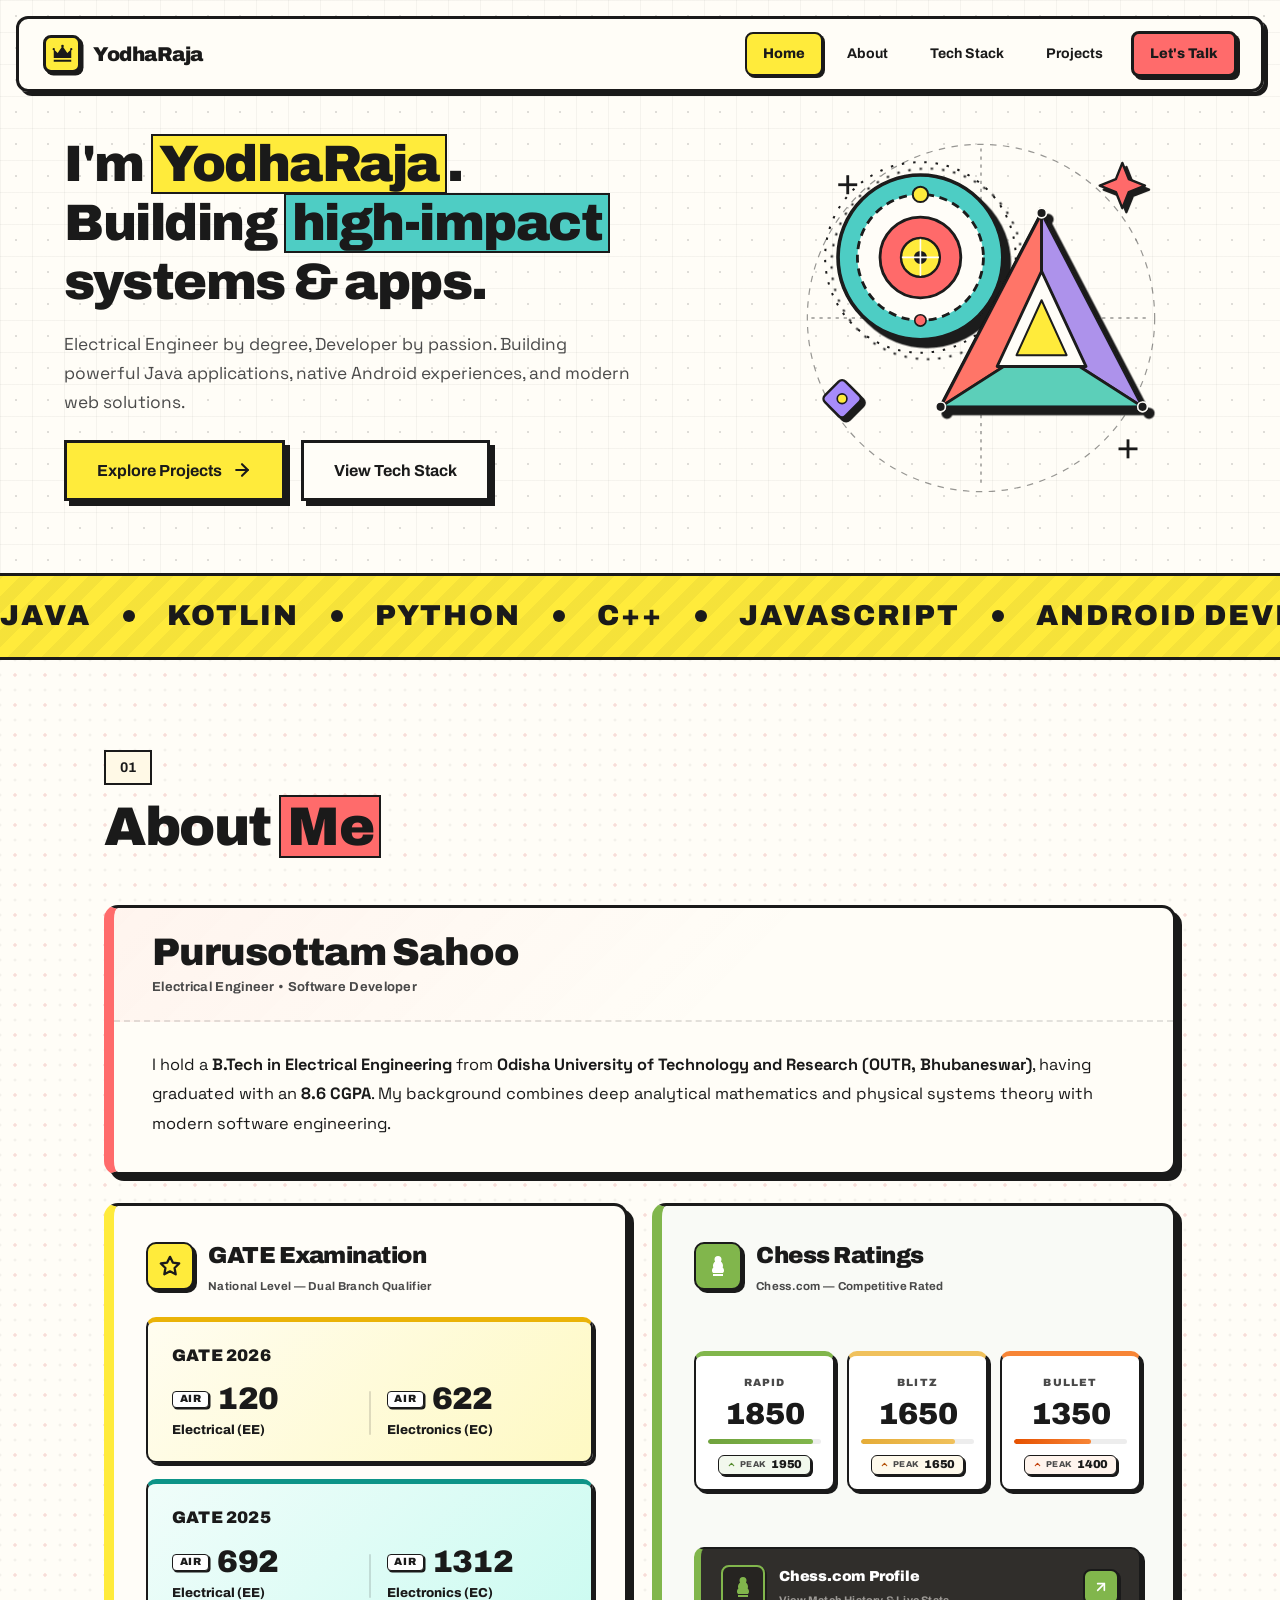
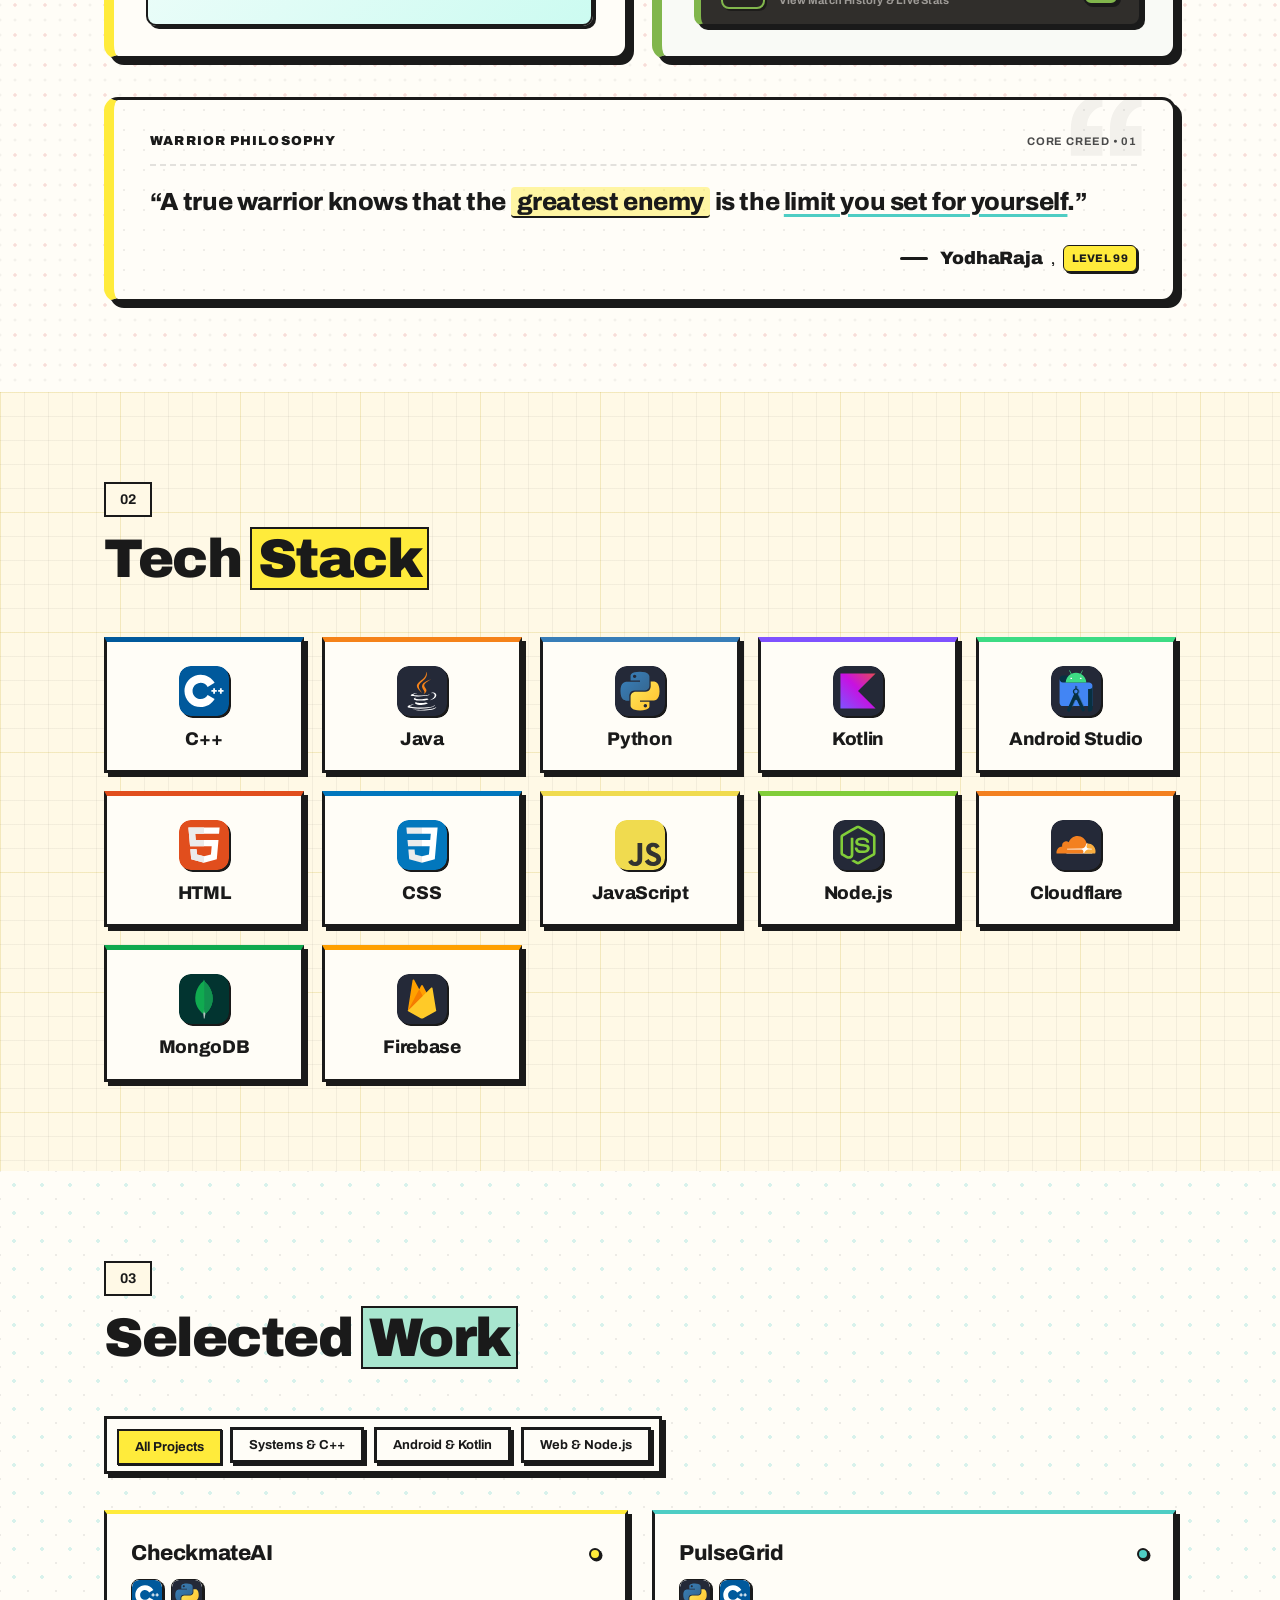
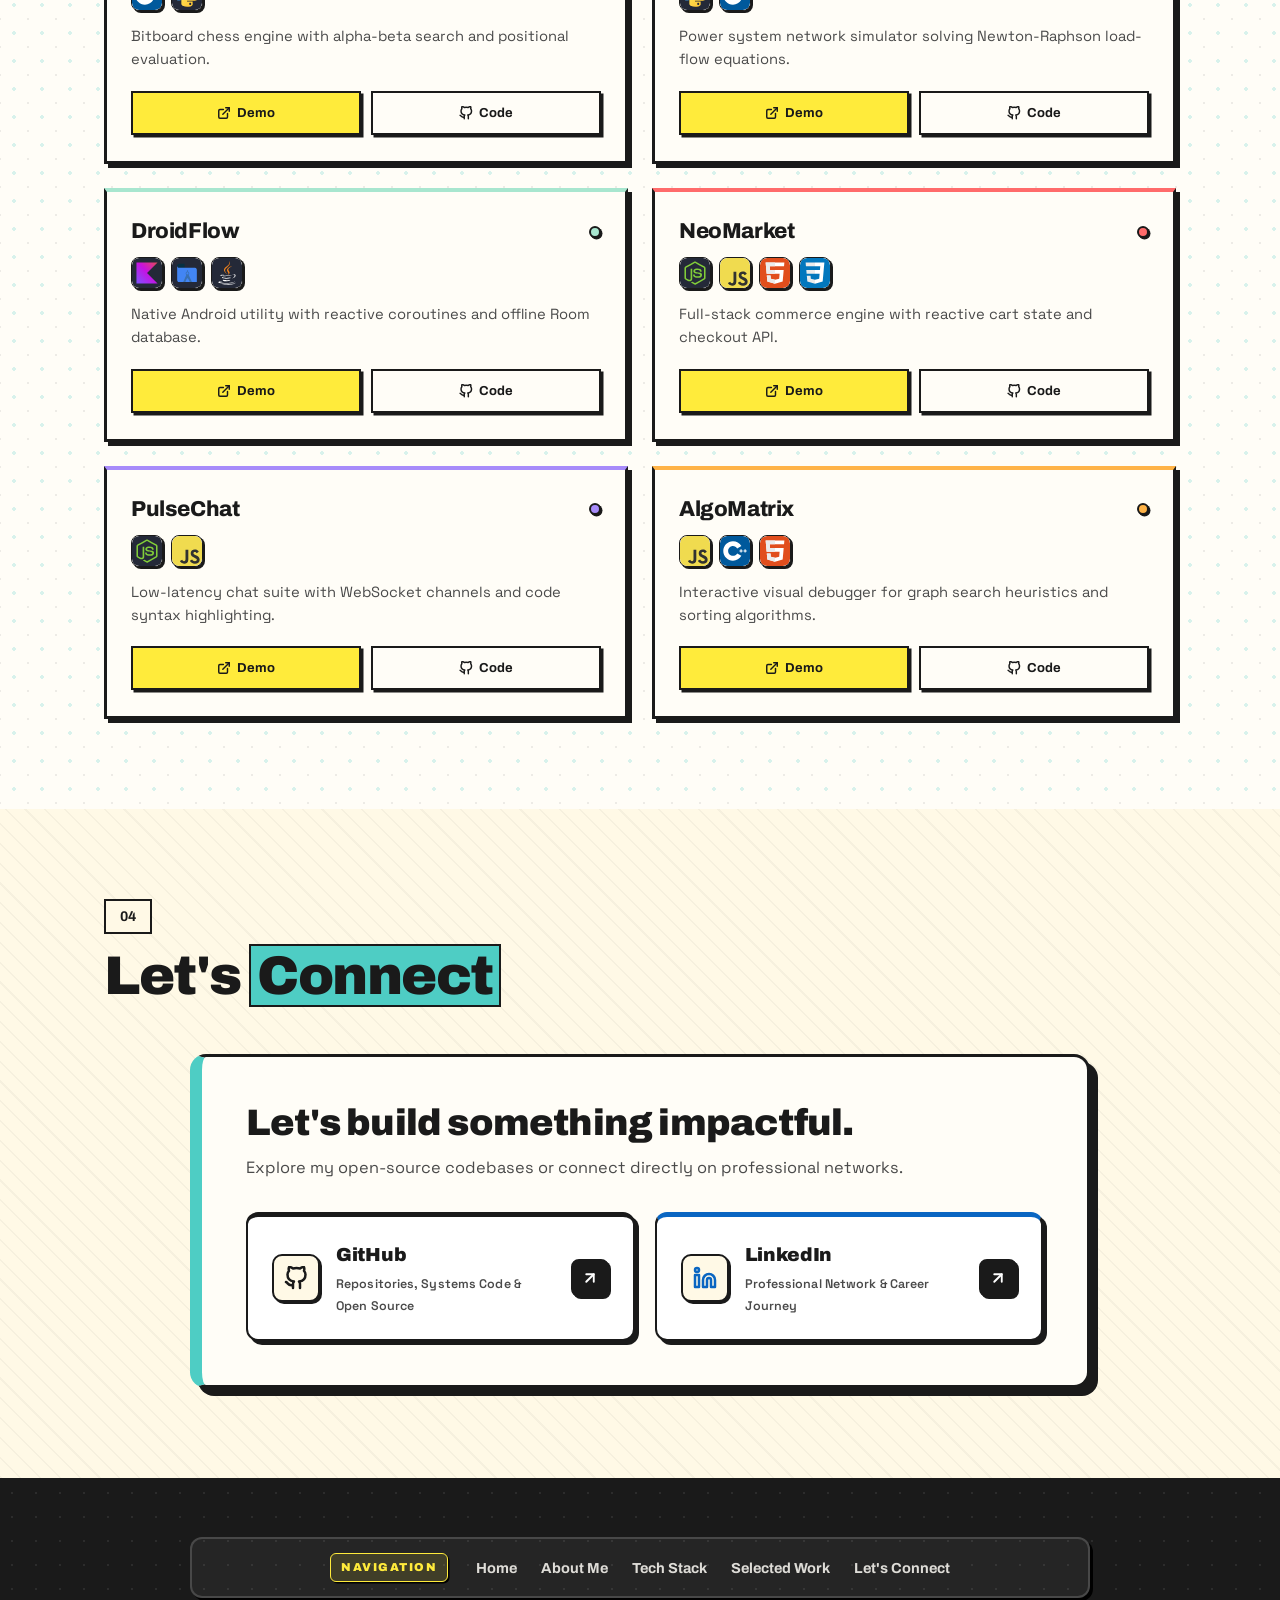
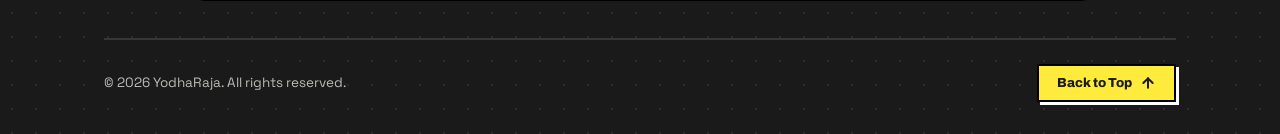
<file: index.html>
<!DOCTYPE html>
<html lang="en">

<head>
  <meta charset="UTF-8" />
  <meta name="viewport" content="width=device-width, initial-scale=1.0" />

  <!-- Primary Meta Tags & Google Indexing -->
  <title>Purusottam Sahoo (YodhaRaja) | Software Developer &amp; Electrical Engineer</title>
  <meta name="title" content="Purusottam Sahoo (YodhaRaja) | Software Developer &amp; Electrical Engineer" />
  <meta name="description" content="Portfolio of Purusottam Sahoo (YodhaRaja) — Electrical Engineer &amp; Software Developer. Specializing in high-performance Java systems, native Android applications, and modern web solutions." />
  <meta name="keywords" content="Purusottam Sahoo, YodhaRaja, Yodha Raja, yodharaja, Purusottam Sahoo OUTR, OUTR Bhubaneswar, Software Developer, Electrical Engineer, Java Developer, Android Developer, Kotlin, GATE 2026 AIR 120, GATE 2025 AIR 692, Chess Player, Web Developer, Portfolio, yodharaja.github.io" />
  <meta name="author" content="Purusottam Sahoo (YodhaRaja)" />
  <meta name="creator" content="Purusottam Sahoo" />
  <meta name="publisher" content="YodhaRaja" />
  <link rel="canonical" href="https://yodharaja.github.io/" />

  <!-- Search Engine Crawlers & Directives -->
  <meta name="robots" content="index, follow, max-image-preview:large, max-snippet:-1, max-video-preview:-1" />
  <meta name="googlebot" content="index, follow, max-image-preview:large, max-snippet:-1, max-video-preview:-1" />
  <meta name="bingbot" content="index, follow, max-image-preview:large, max-snippet:-1, max-video-preview:-1" />

  <!-- Google Search Console Verification -->
  <meta name="google-site-verification" content="NTMoh9Fza60MMod5QaOcZaQTiTCKKI7Ct1RTGfURJS8" />

  <!-- Open Graph / Facebook / LinkedIn / WhatsApp -->
  <meta property="og:type" content="profile" />
  <meta property="og:site_name" content="Purusottam Sahoo (YodhaRaja)" />
  <meta property="og:title" content="Purusottam Sahoo (YodhaRaja) | Software Developer &amp; Electrical Engineer" />
  <meta property="og:description" content="Portfolio of Purusottam Sahoo (YodhaRaja) — Electrical Engineer &amp; Software Developer. Java, Android, and Web Solutions." />
  <meta property="og:url" content="https://yodharaja.github.io/" />
  <meta property="og:image" content="https://yodharaja.github.io/screenshot.png" />
  <meta property="og:image:alt" content="Purusottam Sahoo (YodhaRaja) Portfolio" />
  <meta property="og:locale" content="en_US" />
  <meta property="profile:first_name" content="Purusottam" />
  <meta property="profile:last_name" content="Sahoo" />
  <meta property="profile:username" content="yodharaja" />

  <!-- Twitter / X Cards -->
  <meta name="twitter:card" content="summary_large_image" />
  <meta name="twitter:title" content="Purusottam Sahoo (YodhaRaja) | Software Developer &amp; Electrical Engineer" />
  <meta name="twitter:description" content="Portfolio of Purusottam Sahoo (YodhaRaja) — Electrical Engineer &amp; Software Developer. Java, Android, and Web Solutions." />
  <meta name="twitter:image" content="https://yodharaja.github.io/screenshot.png" />
  <meta name="twitter:image:alt" content="Purusottam Sahoo (YodhaRaja) Portfolio" />

  <!-- Browser UI & Theme Color -->
  <meta name="theme-color" content="#FFEB3B" />

  <!-- Favicon -->
  <link rel="icon" type="image/svg+xml" href="data:image/svg+xml,%3Csvg xmlns='http://www.w3.org/2000/svg' viewBox='0 0 100 100'%3E%3Crect width='100' height='100' rx='22' fill='%23FFEB3B' stroke='%231a1a1a' stroke-width='6'/%3E%3Cpath d='M20 74h60v7H20z M20 38l12 12L50 28l18 22 12-12v30H20z' fill='%231a1a1a'/%3E%3Ccircle cx='50' cy='28' r='4' fill='%231a1a1a'/%3E%3Ccircle cx='20' cy='38' r='3.5' fill='%231a1a1a'/%3E%3Ccircle cx='80' cy='38' r='3.5' fill='%231a1a1a'/%3E%3C/svg%3E" />

  <!-- Preconnect & Fonts -->
  <link rel="preconnect" href="https://fonts.googleapis.com" />
  <link rel="preconnect" href="https://fonts.gstatic.com" crossorigin />
  <link
    href="https://fonts.googleapis.com/css2?family=Archivo:wght@400;500;600;700;800;900&family=Space+Grotesk:wght@400;500;600;700&display=swap"
    rel="stylesheet" />
  <link rel="stylesheet" href="style.css" />

  <!-- Structured Data / JSON-LD for Google Knowledge Graph & Rich Results -->
  <script type="application/ld+json">
  {
    "@context": "https://schema.org",
    "@graph": [
      {
        "@type": "Person",
        "@id": "https://yodharaja.github.io/#person",
        "name": "Purusottam Sahoo",
        "alternateName": ["YodhaRaja", "Yodha Raja", "yodharaja", "yodha_raja"],
        "url": "https://yodharaja.github.io/",
        "image": "https://yodharaja.github.io/screenshot.png",
        "jobTitle": "Software Developer & Electrical Engineer",
        "description": "Electrical Engineer by degree from OUTR Bhubaneswar, Developer by passion. Specializes in Java systems, native Android, and web technologies.",
        "alumniOf": {
          "@type": "EducationalOrganization",
          "name": "Odisha University of Technology and Research (OUTR, Bhubaneswar)"
        },
        "sameAs": [
          "https://github.com/yodharaja",
          "https://www.linkedin.com/in/purusottam-sahoo-2a6655370/",
          "https://www.chess.com/member/yodha_raja"
        ],
        "knowsAbout": [
          "Java",
          "Kotlin",
          "Android App Development",
          "Python",
          "C++",
          "JavaScript",
          "Electrical Engineering",
          "Data Structures and Algorithms",
          "Competitive Chess"
        ]
      },
      {
        "@type": "WebSite",
        "@id": "https://yodharaja.github.io/#website",
        "url": "https://yodharaja.github.io/",
        "name": "Purusottam Sahoo (YodhaRaja) - Portfolio",
        "alternateName": "YodhaRaja Portfolio",
        "description": "Official personal portfolio website of Purusottam Sahoo (YodhaRaja), Software Developer and Electrical Engineer.",
        "publisher": {
          "@id": "https://yodharaja.github.io/#person"
        },
        "inLanguage": "en-US"
      },
      {
        "@type": "ProfilePage",
        "@id": "https://yodharaja.github.io/#profilepage",
        "url": "https://yodharaja.github.io/",
        "name": "Purusottam Sahoo (YodhaRaja) Developer Profile",
        "isPartOf": {
          "@id": "https://yodharaja.github.io/#website"
        },
        "about": {
          "@id": "https://yodharaja.github.io/#person"
        },
        "mainEntity": {
          "@id": "https://yodharaja.github.io/#person"
        }
      }
    ]
  }
  </script>
</head>

<body>

  <!-- ===== NAVBAR ===== -->
  <nav class="navbar" id="navbar">
    <a href="#hero" class="nav-logo" aria-label="YodhaRaja Home">
      <span class="logo-box" aria-hidden="true">
        <svg class="logo-icon" width="20" height="20" viewBox="0 0 24 24" fill="currentColor">
          <path d="M2 19h20v2.5H2V19z M2 7l4.5 4.5L12 3.5l5.5 8L22 7v10H2V7z" />
          <circle cx="12" cy="3.5" r="1.5" fill="currentColor" />
          <circle cx="2" cy="7" r="1.3" fill="currentColor" />
          <circle cx="22" cy="7" r="1.3" fill="currentColor" />
        </svg>
      </span>
      <span class="logo-text">YodhaRaja</span>
    </a>
    <div class="nav-links" id="navLinks">
      <a href="#hero" class="nav-link active">Home</a>
      <a href="#about" class="nav-link">About</a>
      <a href="#skills" class="nav-link">Tech Stack</a>
      <a href="#projects" class="nav-link">Projects</a>
      <a href="#contact" class="nav-link nav-link--cta">Let's Talk</a>
    </div>
    <button class="nav-toggle" id="navToggle" aria-label="Toggle navigation">
      <span class="toggle-bar"></span>
      <span class="toggle-bar"></span>
      <span class="toggle-bar"></span>
    </button>
  </nav>

  <!-- ===== HERO ===== -->
  <section class="hero" id="hero">
    <div class="hero-layout">
      <!-- Left Column: Content with Brief Bio -->
      <div class="hero-content-col">
        <h1 class="hero-title">
          I'm <span class="highlight highlight--yellow">YodhaRaja</span>.<br />Building <span
            class="highlight highlight--blue">high-impact</span> systems & apps.
        </h1>
        <p class="hero-brief">
          Electrical Engineer by degree, Developer by passion. Building powerful Java applications, native Android
          experiences, and modern web solutions.
        </p>
        <div class="hero-actions">
          <a href="#projects" class="btn btn--primary">
            Explore Projects
            <svg width="20" height="20" viewBox="0 0 24 24" fill="none" stroke="currentColor" stroke-width="2.5"
              stroke-linecap="round" stroke-linejoin="round">
              <line x1="5" y1="12" x2="19" y2="12" />
              <polyline points="12 5 19 12 12 19" />
            </svg>
          </a>
          <a href="#skills" class="btn btn--secondary">View Tech Stack</a>
        </div>
      </div>

      <!-- Right Column: Advanced Borderless Neo-Geometric Composition (Triangle & Circle) -->
      <div class="hero-geo-col" aria-hidden="true">
        <div class="geo-figure-stage">
          <svg class="advanced-geo-svg" viewBox="0 0 520 520" fill="none" xmlns="http://www.w3.org/2000/svg">
            <defs>
              <!-- Hard Neo-Brutalist Drop Shadows -->
              <filter id="neoHardShadow" x="-15%" y="-15%" width="135%" height="135%">
                <feDropShadow dx="8" dy="8" stdDeviation="0" flood-color="#1a1a1a" flood-opacity="1" />
              </filter>
              <filter id="neoHardShadowSmall" x="-20%" y="-20%" width="140%" height="140%">
                <feDropShadow dx="5" dy="5" stdDeviation="0" flood-color="#1a1a1a" flood-opacity="1" />
              </filter>
            </defs>

            <!-- Technical Precision Grid & Guide Lines -->
            <g class="geo-precision-guides" opacity="0.45">
              <line x1="50" y1="260" x2="470" y2="260" stroke="#1a1a1a" stroke-width="1.8" stroke-dasharray="4 6" />
              <line x1="260" y1="50" x2="260" y2="470" stroke="#1a1a1a" stroke-width="1.8" stroke-dasharray="4 6" />
              <circle cx="260" cy="260" r="215" stroke="#1a1a1a" stroke-width="1.5" stroke-dasharray="8 8" />
            </g>

            <!-- Connecting Vector Line & Technical Label -->
            <g class="adv-connector" opacity="0.85">
              <line x1="185" y1="185" x2="335" y2="335" stroke="#1a1a1a" stroke-width="2.5" stroke-dasharray="6 6" />
              <rect x="232" y="246" width="56" height="26" rx="4" fill="#1a1a1a" stroke="#1a1a1a" stroke-width="2" />
              <text x="260" y="263" fill="#FFFDF8" font-family="'Space Grotesk', sans-serif" font-size="11"
                font-weight="800" text-anchor="middle">Δ • 60°</text>
            </g>

            <!-- ================= ADVANCED CIRCLE SYSTEM ================= -->
            <g class="adv-circle-system" filter="url(#neoHardShadow)">
              <!-- Outer Precision Compass Dial Ring -->
              <circle cx="185" cy="185" r="118" stroke="#1a1a1a" stroke-width="2.5" stroke-dasharray="3 11"
                fill="none" />

              <!-- Main Teal Primary Orbit Ring -->
              <circle cx="185" cy="185" r="102" fill="#4ECDC4" stroke="#1a1a1a" stroke-width="4.5" />

              <!-- Middle Technical Dashed Track (Rotating) with Satellites -->
              <g class="adv-spinning-orbit">
                <circle cx="185" cy="185" r="78" fill="#FFFDF8" stroke="#1a1a1a" stroke-width="3.5"
                  stroke-dasharray="10 7" />
                <!-- Orbiting Satellite 1 (Yellow) -->
                <circle cx="185" cy="107" r="9.5" fill="#FFEB3B" stroke="#1a1a1a" stroke-width="2.5" />
                <!-- Orbiting Satellite 2 (Coral) -->
                <circle cx="185" cy="263" r="7" fill="#FF6B6B" stroke="#1a1a1a" stroke-width="2" />
              </g>

              <!-- Inner Concentric Coral Core Ring -->
              <circle cx="185" cy="185" r="50" fill="#FF6B6B" stroke="#1a1a1a" stroke-width="3.5" />

              <!-- Center Bullseye & Crosshair -->
              <circle cx="185" cy="185" r="24" fill="#FFEB3B" stroke="#1a1a1a" stroke-width="3" />
              <circle cx="185" cy="185" r="8" fill="#1a1a1a" />

              <!-- Precision Crosshair Lines -->
              <line x1="162" y1="185" x2="208" y2="185" stroke="#FFFDF8" stroke-width="2" />
              <line x1="185" y1="162" x2="185" y2="208" stroke="#FFFDF8" stroke-width="2" />
            </g>

            <!-- ================= ADVANCED TRIANGLE SYSTEM ================= -->
            <g class="adv-triangle-system" filter="url(#neoHardShadow)">
              <!-- Outer Primary Equilateral Triangle Base -->
              <polygon points="335,130 460,370 210,370" fill="#FFEB3B" stroke="#1a1a1a" stroke-width="4.5"
                stroke-linejoin="round" />

              <!-- Dimensional Isometric Shaded Facets -->
              <!-- Left Coral Facet -->
              <polygon points="335,130 210,370 335,290" fill="#FF6B6B" stroke="#1a1a1a" stroke-width="3.5"
                stroke-linejoin="round" opacity="0.92" />
              <!-- Right Purple Facet -->
              <polygon points="335,130 460,370 335,290" fill="#A78BFA" stroke="#1a1a1a" stroke-width="3.5"
                stroke-linejoin="round" opacity="0.92" />
              <!-- Bottom Teal Facet -->
              <polygon points="210,370 460,370 335,290" fill="#4ECDC4" stroke="#1a1a1a" stroke-width="3.5"
                stroke-linejoin="round" opacity="0.92" />

              <!-- Central Nested Floating Sacred Triangle -->
              <g class="adv-inner-triangle-float">
                <polygon points="335,202 390,320 280,320" fill="#FFFDF8" stroke="#1a1a1a" stroke-width="3.5"
                  stroke-linejoin="round" />
                <polygon points="335,238 366,306 304,306" fill="#FFEB3B" stroke="#1a1a1a" stroke-width="2.5"
                  stroke-linejoin="round" />
              </g>

              <!-- Precision Vertex Accent Pins -->
              <circle cx="335" cy="130" r="6" fill="#1a1a1a" stroke="#FFFDF8" stroke-width="2" />
              <circle cx="460" cy="370" r="6" fill="#1a1a1a" stroke="#FFFDF8" stroke-width="2" />
              <circle cx="210" cy="370" r="6" fill="#1a1a1a" stroke="#FFFDF8" stroke-width="2" />
            </g>

            <!-- ================= DYNAMIC NEO ACCENTS ================= -->
            <!-- 4-Point Neo Star (Top Right) -->
            <g class="adv-geo-star" filter="url(#neoHardShadowSmall)">
              <path d="M435 68 L443 88 L463 96 L443 104 L435 124 L427 104 L407 96 L427 88 Z" fill="#FF6B6B"
                stroke="#1a1a1a" stroke-width="3" stroke-linejoin="round" />
            </g>

            <!-- Mini Orbiting Geometric Diamond (Bottom Left) -->
            <g class="adv-geo-diamond" filter="url(#neoHardShadowSmall)">
              <rect x="70" y="342" width="36" height="36" rx="6" fill="#A78BFA" stroke="#1a1a1a" stroke-width="3"
                transform="rotate(45 88 360)" />
              <circle cx="88" cy="360" r="6" fill="#FFEB3B" stroke="#1a1a1a" stroke-width="2" />
            </g>

            <!-- Precision Technical Crosses -->
            <g class="adv-tech-crosses" stroke="#1a1a1a" stroke-width="3.5" stroke-linecap="square">
              <line x1="85" y1="95" x2="105" y2="95" />
              <line x1="95" y1="85" x2="95" y2="105" />
              <line x1="432" y1="422" x2="452" y2="422" />
              <line x1="442" y1="412" x2="442" y2="432" />
            </g>
          </svg>
        </div>
      </div>
    </div>
  </section>

  <!-- ===== MARQUEE STRIP ===== -->
  <div class="marquee-strip">
    <div class="marquee-track">
      <span class="marquee-item">JAVA</span>
      <span class="marquee-dot"></span>
      <span class="marquee-item">KOTLIN</span>
      <span class="marquee-dot"></span>
      <span class="marquee-item">PYTHON</span>
      <span class="marquee-dot"></span>
      <span class="marquee-item">C++</span>
      <span class="marquee-dot"></span>
      <span class="marquee-item">JAVASCRIPT</span>
      <span class="marquee-dot"></span>
      <span class="marquee-item">ANDROID DEVELOPER</span>
      <span class="marquee-dot"></span>
      <span class="marquee-item">WEB DEVELOPER</span>
      <span class="marquee-dot"></span>
      <span class="marquee-item">JAVA</span>
      <span class="marquee-dot"></span>
      <span class="marquee-item">KOTLIN</span>
      <span class="marquee-dot"></span>
      <span class="marquee-item">PYTHON</span>
      <span class="marquee-dot"></span>
      <span class="marquee-item">C++</span>
      <span class="marquee-dot"></span>
      <span class="marquee-item">JAVASCRIPT</span>
      <span class="marquee-dot"></span>
      <span class="marquee-item">ANDROID DEVELOPER</span>
      <span class="marquee-dot"></span>
      <span class="marquee-item">WEB DEVELOPER</span>
      <span class="marquee-dot"></span>
    </div>
  </div>

  <!-- ===== ABOUT (01) ===== -->
  <section class="about" id="about">
    <div class="container">
      <div class="section-header">
        <span class="section-tag">01</span>
        <h2 class="section-title">About <span class="highlight highlight--pink">Me</span></h2>
      </div>

      <div class="about-container">
        <!-- Main Bio Box -->
        <div class="about-bio-box">
          <div class="about-bio-topbar">
            <div class="about-bio-title-wrap">
              <h3 class="about-bio-headline">Purusottam Sahoo</h3>
              <span class="about-bio-role">Electrical Engineer &bull; Software Developer</span>
            </div>
          </div>

          <div class="about-bio-body">
            <p class="about-bio-p">
              I hold a <strong>B.Tech in Electrical Engineering</strong> from <strong>Odisha University of Technology
                and
                Research (OUTR, Bhubaneswar)</strong>, having graduated with an <strong>8.6 CGPA</strong>. My background
              combines deep analytical mathematics and physical systems theory with modern software engineering.
            </p>
          </div>
        </div>

        <!-- Feature Boxes: GATE & CHESS -->
        <div class="about-features-grid">
          <!-- GATE BOX -->
          <div class="gate-box">
            <div class="feature-box-header">
              <div class="feature-box-icon feature-box-icon--yellow">
                <svg width="22" height="22" viewBox="0 0 24 24" fill="none" stroke="currentColor" stroke-width="2.5"
                  stroke-linecap="round" stroke-linejoin="round">
                  <polygon
                    points="12 2 15.09 8.26 22 9.27 17 14.14 18.18 21.02 12 17.77 5.82 21.02 7 14.14 2 9.27 8.91 8.26 12 2" />
                </svg>
              </div>
              <div class="feature-box-title-wrap">
                <h4 class="feature-box-title">GATE Examination</h4>
                <span class="feature-box-sub">National Level — Dual Branch Qualifier</span>
              </div>
            </div>

            <div class="gate-tiers-list">
              <!-- GATE 2026 -->
              <div class="gate-tier-card gate-tier-card--gold">
                <div class="gate-tier-header">
                  <span class="gate-tier-year">GATE 2026</span>
                </div>
                <div class="gate-tier-ranks">
                  <div class="gate-rank-item">
                    <div class="gate-rank-num">
                      <span class="gate-rank-air">AIR</span>
                      <span class="gate-rank-val">120</span>
                    </div>
                    <span class="gate-rank-branch">Electrical (EE)</span>
                  </div>
                  <div class="gate-rank-sep"></div>
                  <div class="gate-rank-item">
                    <div class="gate-rank-num">
                      <span class="gate-rank-air">AIR</span>
                      <span class="gate-rank-val">622</span>
                    </div>
                    <span class="gate-rank-branch">Electronics (EC)</span>
                  </div>
                </div>
              </div>

              <!-- GATE 2025 -->
              <div class="gate-tier-card gate-tier-card--cyan">
                <div class="gate-tier-header">
                  <span class="gate-tier-year">GATE 2025</span>
                </div>
                <div class="gate-tier-ranks">
                  <div class="gate-rank-item">
                    <div class="gate-rank-num">
                      <span class="gate-rank-air">AIR</span>
                      <span class="gate-rank-val">692</span>
                    </div>
                    <span class="gate-rank-branch">Electrical (EE)</span>
                  </div>
                  <div class="gate-rank-sep"></div>
                  <div class="gate-rank-item">
                    <div class="gate-rank-num">
                      <span class="gate-rank-air">AIR</span>
                      <span class="gate-rank-val">1312</span>
                    </div>
                    <span class="gate-rank-branch">Electronics (EC)</span>
                  </div>
                </div>
              </div>
            </div>
          </div>

          <!-- CHESS BOX -->
          <div class="chess-box">
            <div class="chess-box-main">
              <div class="feature-box-header">
                <div class="feature-box-icon feature-box-icon--chess">
                  <svg width="22" height="22" viewBox="0 0 24 24" fill="currentColor">
                    <path
                      d="M12 2a3.5 3.5 0 0 0-3.5 3.5c0 .73.23 1.41.62 1.97C8.01 8.24 7 9.87 7 11.75c0 .6.13 1.16.36 1.67-.74.65-1.36 1.67-1.36 3.08 0 1.93.98 2.5 2 2.5h8c1.02 0 2-.57 2-2.5 0-1.41-.62-2.43-1.36-3.08.23-.51.36-1.07.36-1.67 0-1.88-1.01-3.51-2.12-4.28.39-.56.62-1.24.62-1.97A3.5 3.5 0 0 0 12 2zm-5 18v2h10v-2H7z" />
                  </svg>
                </div>
                <div class="feature-box-title-wrap">
                  <h4 class="feature-box-title">Chess Ratings</h4>
                  <span class="feature-box-sub" id="chessHeaderSub">Chess.com &mdash; Competitive Rated</span>
                </div>
              </div>

              <div class="chess-ratings-grid">
                <div class="chess-rating-card chess-rating--rapid" id="cardRapid">
                  <div class="chess-format-name">RAPID</div>
                  <div class="chess-rating-value" id="chessRapidRating">1838</div>
                  <div class="chess-rating-bar">
                    <div class="chess-rating-fill chess-fill--rapid" id="chessRapidBar" style="width:92%"></div>
                  </div>
                  <div class="chess-peak-badge chess-peak--rapid" id="chessRapidBest">
                    <svg class="chess-peak-icon" width="10" height="10" viewBox="0 0 24 24" fill="none" stroke="currentColor" stroke-width="3" stroke-linecap="round" stroke-linejoin="round">
                      <polyline points="18 15 12 9 6 15"></polyline>
                    </svg>
                    <span class="chess-peak-label">Peak</span>
                    <span class="chess-peak-val">1902</span>
                  </div>
                </div>

                <div class="chess-rating-card chess-rating--blitz" id="cardBlitz">
                  <div class="chess-format-name">BLITZ</div>
                  <div class="chess-rating-value" id="chessBlitzRating">1627</div>
                  <div class="chess-rating-bar">
                    <div class="chess-rating-fill chess-fill--blitz" id="chessBlitzBar" style="width:81%"></div>
                  </div>
                  <div class="chess-peak-badge chess-peak--blitz" id="chessBlitzBest">
                    <svg class="chess-peak-icon" width="10" height="10" viewBox="0 0 24 24" fill="none" stroke="currentColor" stroke-width="3" stroke-linecap="round" stroke-linejoin="round">
                      <polyline points="18 15 12 9 6 15"></polyline>
                    </svg>
                    <span class="chess-peak-label">Peak</span>
                    <span class="chess-peak-val">1669</span>
                  </div>
                </div>

                <div class="chess-rating-card chess-rating--bullet" id="cardBullet">
                  <div class="chess-format-name">BULLET</div>
                  <div class="chess-rating-value" id="chessBulletRating">1267</div>
                  <div class="chess-rating-bar">
                    <div class="chess-rating-fill chess-fill--bullet" id="chessBulletBar" style="width:63%"></div>
                  </div>
                  <div class="chess-peak-badge chess-peak--bullet" id="chessBulletBest">
                    <svg class="chess-peak-icon" width="10" height="10" viewBox="0 0 24 24" fill="none" stroke="currentColor" stroke-width="3" stroke-linecap="round" stroke-linejoin="round">
                      <polyline points="18 15 12 9 6 15"></polyline>
                    </svg>
                    <span class="chess-peak-label">Peak</span>
                    <span class="chess-peak-val">1357</span>
                  </div>
                </div>
              </div>
            </div>

            <!-- Chess.com Profile Link -->
            <div class="chess-box-footer">
              <a href="https://www.chess.com/member/yodha_raja" target="_blank" rel="noopener noreferrer"
                class="chess-profile-btn" id="chessProfileBtn">
                <div class="chess-profile-btn-content">
                  <div class="chess-profile-logo-box">
                    <svg width="24" height="24" viewBox="0 0 24 24" fill="currentColor">
                      <path
                        d="M12 2a3.5 3.5 0 0 0-3.5 3.5c0 .73.23 1.41.62 1.97C8.01 8.24 7 9.87 7 11.75c0 .6.13 1.16.36 1.67-.74.65-1.36 1.67-1.36 3.08 0 1.93.98 2.5 2 2.5h8c1.02 0 2-.57 2-2.5 0-1.41-.62-2.43-1.36-3.08.23-.51.36-1.07.36-1.67 0-1.88-1.01-3.51-2.12-4.28.39-.56.62-1.24.62-1.97A3.5 3.5 0 0 0 12 2zm-5 18v2h10v-2H7z" />
                    </svg>
                  </div>
                  <div class="chess-btn-text-group">
                    <span class="chess-btn-main">Chess.com Profile</span>
                    <span class="chess-btn-hint">View Match History & Live Stats</span>
                  </div>
                </div>
                <div class="chess-btn-arrow-box">
                  <svg width="16" height="16" viewBox="0 0 24 24" fill="none" stroke="currentColor" stroke-width="2.5"
                    stroke-linecap="round" stroke-linejoin="round">
                    <line x1="7" y1="17" x2="17" y2="7"></line>
                    <polyline points="7 7 17 7 17 17"></polyline>
                  </svg>
                </div>
              </a>
            </div>
          </div>
        </div>

        <!-- WARRIOR QUOTE CARD (AFTER GATE & CHESS BOX) -->
        <div class="about-quote-card reveal">
          <div class="quote-watermark" aria-hidden="true">&ldquo;</div>

          <div class="about-quote-header">
            <span class="about-quote-label">Warrior Philosophy</span>
            <span class="about-quote-tag">Core Creed &bull; 01</span>
          </div>

          <blockquote class="about-quote-body">
            &ldquo;A true warrior knows that the <span class="quote-highlight">greatest enemy</span> is the <span
              class="quote-underline">limit you set for yourself</span>.&rdquo;
          </blockquote>

          <div class="about-quote-author-wrap">
            <span class="quote-author-dash"></span>
            <cite class="about-quote-author">
              <span class="quote-name">YodhaRaja</span>,
              <span class="quote-rank-badge">Level 99</span>
            </cite>
          </div>
        </div>
      </div>
    </div>
  </section>

  <!-- ===== TECH STACK (02) ===== -->
  <section class="skills" id="skills">
    <div class="container">
      <div class="section-header">
        <span class="section-tag">02</span>
        <h2 class="section-title">Tech <span class="highlight highlight--yellow">Stack</span></h2>
      </div>

      <!-- Clean Tech Stack Grid (5 per row on desktop, 2 per row on phone) -->
      <div class="skills-grid--clean">

        <!-- 1. C++ -->
        <div class="skill-card-clean" style="border-top: 5px solid #00599C;">
          <div class="skill-icon-box">
            <svg xmlns="http://www.w3.org/2000/svg" width="48" height="48" fill="none" viewBox="0 0 256 256">
              <rect width="256" height="256" fill="#00599C" rx="60" />
              <path fill="#fff"
                d="M110.759 210.517C65.1254 210.517 28 173.392 28 127.759C28 82.1254 65.1254 45 110.759 45C140.204 45 167.667 60.8458 182.427 86.3533L146.611 107.079C139.224 94.3111 125.485 86.3793 110.759 86.3793C87.9416 86.3793 69.3793 104.942 69.3793 127.759C69.3793 150.575 87.9416 169.138 110.759 169.138C125.486 169.138 139.225 161.206 146.613 148.436L182.429 169.161C167.669 194.671 140.206 210.517 110.759 210.517Z" />
              <path fill="#fff"
                d="M193.517 123.161H184.321V113.965H175.127V123.161H165.931V132.356H175.127V141.552H184.321V132.356H193.517V123.161Z" />
              <path fill="#fff"
                d="M228 123.161H218.804V113.965H209.61V123.161H200.414V132.356H209.61V141.552H218.804V132.356H228V123.161Z" />
            </svg>
          </div>
          <h3>C++</h3>
        </div>

        <!-- 2. Java -->
        <div class="skill-card-clean" style="border-top: 5px solid #F58219;">
          <div class="skill-icon-box">
            <svg xmlns="http://www.w3.org/2000/svg" width="48" height="48" fill="none" viewBox="0 0 256 256">
              <rect width="256" height="256" fill="#242938" rx="60" />
              <path fill="#fff"
                d="M101.634 182.619C101.634 182.619 93.9548 187.293 106.979 188.63C122.707 190.634 131.023 190.299 148.386 186.962C148.386 186.962 153.06 189.971 159.406 192.306C120.331 209.002 70.9089 191.304 101.634 182.619ZM96.6252 160.914C96.6252 160.914 88.2753 167.26 101.299 168.593C118.327 170.262 131.69 170.597 154.732 165.926C154.732 165.926 157.741 169.267 162.747 170.936C115.664 184.961 62.8975 172.269 96.6252 160.917V160.914ZM188.795 198.984C188.795 198.984 194.471 203.658 182.449 207.334C160.073 214.012 88.6104 216.019 68.5735 207.334C61.564 204.325 74.9197 199.982 79.2587 199.319C83.6012 198.317 85.9366 198.317 85.9366 198.317C78.2569 192.973 34.8424 209.337 63.8959 214.046C143.709 227.073 209.499 208.37 188.792 199.018L188.795 198.984ZM105.307 138.203C105.307 138.203 68.9052 146.888 92.2793 149.89C102.298 151.223 122 150.892 140.368 149.555C155.396 148.221 170.458 145.548 170.458 145.548C170.458 145.548 165.113 147.886 161.441 150.222C124.342 159.915 53.2107 155.573 73.5827 145.554C90.9526 137.204 105.307 138.203 105.307 138.203V138.203ZM170.423 174.604C207.83 155.234 190.46 136.534 178.438 138.873C175.429 139.54 174.096 140.207 174.096 140.207C174.096 140.207 175.097 138.203 177.436 137.54C201.145 129.19 219.849 162.586 169.757 175.61C169.757 175.61 170.092 175.275 170.423 174.608V174.604ZM108.979 227.364C145.046 229.703 200.147 226.03 201.484 208.995C201.484 208.995 198.817 215.673 171.764 220.683C141.042 226.359 102.968 225.692 80.5957 222.016C80.5957 222.016 85.2698 226.023 108.982 227.36L108.979 227.364Z" />
              <path fill="#F58219"
                d="M147.685 28C147.685 28 168.389 49.0388 127.983 80.7594C95.5891 106.472 120.632 121.168 127.983 137.861C108.948 120.833 95.2609 105.802 104.606 91.7762C118.331 71.0828 156.062 61.0644 147.685 28ZM137 123.842C146.683 134.862 134.333 144.881 134.333 144.881C134.333 144.881 159.044 132.195 147.692 116.494C137.338 101.466 129.324 94.1184 172.738 69.0689C172.738 69.0689 104.278 86.0968 137.007 123.835L137 123.842Z" />
            </svg>
          </div>
          <h3>Java</h3>
        </div>

        <!-- 3. Python -->
        <div class="skill-card-clean" style="border-top: 5px solid #387EB8;">
          <div class="skill-icon-box">
            <svg xmlns="http://www.w3.org/2000/svg" width="48" height="48" fill="none" viewBox="0 0 256 256">
              <rect width="256" height="256" fill="#242938" rx="60" />
              <path fill="url(#py_icon_grad0)"
                d="M127.279 29C76.5066 29 79.6772 51.018 79.6772 51.018L79.7338 73.8284H128.185V80.6772H60.4893C60.4893 80.6772 28 76.9926 28 128.222C28 179.452 56.3573 177.636 56.3573 177.636H73.2812V153.863C73.2812 153.863 72.369 125.506 101.186 125.506H149.24C149.24 125.506 176.239 125.942 176.239 99.4123V55.5461C176.239 55.5461 180.338 29 127.279 29ZM100.563 44.339C105.384 44.339 109.28 48.2351 109.28 53.0556C109.28 57.8761 105.384 61.7723 100.563 61.7723C95.7426 61.7723 91.8465 57.8761 91.8465 53.0556C91.8465 48.2351 95.7426 44.339 100.563 44.339Z" />
              <path fill="url(#py_icon_grad1)"
                d="M128.721 227.958C179.493 227.958 176.323 205.941 176.323 205.941L176.266 183.13H127.815V176.281H195.511C195.511 176.281 228 179.966 228 128.736C228 77.5062 199.643 79.323 199.643 79.323H182.719V103.096C182.719 103.096 183.631 131.453 154.814 131.453H106.76C106.76 131.453 79.7607 131.016 79.7607 157.546V201.412C79.7607 201.412 75.6615 227.958 128.721 227.958ZM155.437 212.619C150.616 212.619 146.72 208.723 146.72 203.903C146.72 199.082 150.616 195.186 155.437 195.186C160.257 195.186 164.154 199.082 164.154 203.903C164.154 208.723 160.257 212.619 155.437 212.619Z" />
              <defs>
                <linearGradient id="py_icon_grad0" x1="47.22" x2="146.333" y1="46.896" y2="145.02"
                  gradientUnits="userSpaceOnUse">
                  <stop stop-color="#387EB8" />
                  <stop offset="1" stop-color="#366994" />
                </linearGradient>
                <linearGradient id="py_icon_grad1" x1="108.056" x2="214.492" y1="109.905" y2="210.522"
                  gradientUnits="userSpaceOnUse">
                  <stop stop-color="#FFE052" />
                  <stop offset="1" stop-color="#FFC331" />
                </linearGradient>
              </defs>
            </svg>
          </div>
          <h3>Python</h3>
        </div>

        <!-- 4. Kotlin -->
        <div class="skill-card-clean" style="border-top: 5px solid #7F52FF;">
          <div class="skill-icon-box">
            <svg width="48" height="48" viewBox="0 0 256 256" fill="none" xmlns="http://www.w3.org/2000/svg">
              <rect width="256" height="256" rx="60" fill="#242938" />
              <path d="M218 218H38V38H218L128 128L218 218Z" fill="url(#kt_icon_grad)" />
              <defs>
                <linearGradient id="kt_icon_grad" x1="218" y1="38" x2="38" y2="218" gradientUnits="userSpaceOnUse">
                  <stop offset="0.00343514" stop-color="#E44857" />
                  <stop offset="0.4689" stop-color="#C711E1" />
                  <stop offset="1" stop-color="#7F52FF" />
                </linearGradient>
              </defs>
            </svg>
          </div>
          <h3>Kotlin</h3>
        </div>

        <!-- 5. Android Studio -->
        <div class="skill-card-clean" style="border-top: 5px solid #3DDC84;">
          <div class="skill-icon-box">
            <svg width="48" height="48" viewBox="0 0 256 256" fill="none" xmlns="http://www.w3.org/2000/svg">
              <rect width="256" height="256" rx="60" fill="#242938" />
              <path
                d="M107.028 48.8181H60.7888C51.5798 48.8181 44.0108 56.6801 44.0108 66.4151C43.6818 75.8111 50.9178 83.6701 59.9698 84.0111H107.522L107.028 48.8181Z"
                fill="#073042" />
              <path
                d="M211.835 205.303H60.7887C51.4147 205.303 44.0107 197.445 44.0107 187.707V66.2461C44.0107 75.9821 51.5797 83.8411 60.7887 84.0111H187.321C187.321 84.0111 212 81.7931 212 101.097V205.303H211.835Z"
                fill="#4285F4" />
              <path
                d="M141.413 143.12C148.159 137.825 149.475 127.917 144.379 121.082C141.579 117.324 137.301 114.933 132.692 114.761H133.186C134.011 114.591 134.997 114.591 135.823 114.761V105.024C135.823 103.828 135.327 102.803 134.34 102.292C132.858 101.437 131.049 101.95 130.227 103.487C129.897 104 129.733 104.512 129.897 105.195V115.102C121.671 116.469 115.912 124.499 117.225 133.213V133.383C117.886 137.483 120.027 141.242 123.316 143.633L95.5088 205.474H113.609L126.441 177.116C127.925 173.698 131.872 172.162 135.327 173.87C136.646 174.554 137.795 175.749 138.453 177.116L151.783 205.474H170.209L141.413 143.12ZM132.036 140.387C126.77 140.387 122.657 135.945 122.657 130.48C122.657 125.011 126.935 120.741 132.199 120.911C134.667 120.911 136.81 121.937 138.617 123.647C142.401 127.403 142.401 133.554 138.781 137.483C137.137 139.192 134.667 140.387 132.036 140.387Z"
                fill="#3870B2" />
              <path d="M96.9917 57.363H161.818V69.662H96.9917V57.363Z" fill="white" />
              <path
                d="M127.1 120.741C132.199 120.741 136.48 125.183 136.316 130.649C136.316 135.945 132.036 140.387 126.77 140.216C121.671 140.216 117.556 135.775 117.556 130.48C117.556 127.917 118.542 125.524 120.357 123.647C122.164 121.766 124.63 120.741 127.1 120.741ZM130.72 115.102V104.853C130.72 103.657 130.227 102.633 129.24 102.119C127.76 101.265 125.949 101.778 125.123 103.316C124.793 103.828 124.63 104.341 124.793 105.024V114.933C116.567 116.298 110.808 124.33 112.129 133.042V133.213C112.788 137.31 114.924 141.07 118.215 143.46L83.1688 221.532C81.8538 224.268 82.0178 227.682 83.8278 230.245C86.4568 234.173 91.5618 235.198 95.3418 232.466C96.6628 231.611 97.6488 230.245 98.3058 228.878L121.671 176.944C123.151 173.528 127.1 171.99 130.556 173.698C131.872 174.382 133.022 175.579 133.681 176.944L157.539 228.366C159.516 232.636 164.449 234.344 168.566 232.293C172.676 230.245 174.323 225.119 172.347 220.848L136.316 143.12C142.896 137.652 144.049 127.575 138.781 120.741C136.81 118.007 134.011 116.128 130.72 115.102Z"
                fill="#073042" />
              <path
                d="M152.276 68.296C149.805 68.296 147.831 66.415 147.831 63.854C147.831 62.658 148.323 61.292 149.146 60.437C150.957 58.73 153.591 58.73 155.401 60.437C156.222 61.292 156.716 62.487 156.716 63.683C156.552 66.246 154.742 68.125 152.276 68.296ZM103.572 68.125C101.1 68.125 99.1288 66.075 99.1288 63.683C99.1288 62.487 99.6238 61.292 100.443 60.437C101.925 58.559 104.726 58.216 106.533 59.756H106.698C108.506 61.463 108.67 64.366 107.028 66.246L106.533 66.927C105.712 67.782 104.562 68.296 103.406 68.296L103.572 68.125ZM153.591 40.62L162.311 24.904C162.804 24.05 162.475 23.025 161.818 22.342C160.995 22 160.174 22.171 159.681 22.855L150.629 39.083C136.151 32.421 119.698 32.421 105.383 39.083L96.4978 23.025C96.1688 22.513 95.5088 22 94.8488 22C94.1918 22 93.5328 22.342 93.2018 23.025C92.8738 23.538 92.8738 24.391 93.2018 24.904L102.09 40.62C86.6208 49.33 76.5848 65.734 75.1078 83.841H180.737C179.424 65.564 169.221 49.33 153.755 40.62"
                fill="#3DDC84" />
              <path
                d="M197.37 117.839H190.459C190.128 118.007 189.8 118.349 189.8 118.861V232.466C189.8 232.977 190.128 233.319 190.625 233.319H197.863C206.254 233.319 213 226.143 213 217.603V101.95C213 110.662 206.254 117.667 197.863 117.667H197.37V117.839Z"
                fill="#073042" />
            </svg>
          </div>
          <h3>Android Studio</h3>
        </div>

        <!-- 6. HTML -->
        <div class="skill-card-clean" style="border-top: 5px solid #E14E1D;">
          <div class="skill-icon-box">
            <svg xmlns="http://www.w3.org/2000/svg" width="48" height="48" fill="none" viewBox="0 0 256 256">
              <rect width="256" height="256" fill="#E14E1D" rx="60" />
              <path fill="#fff"
                d="M48 38L56.6098 134.593H167.32L163.605 176.023L127.959 185.661L92.38 176.037L90.0012 149.435H57.9389L62.5236 200.716L127.951 218.888L193.461 200.716L202.244 102.655H85.8241L82.901 69.9448H205.041H205.139L208 38H48Z" />
              <path fill="#EBEBEB" d="M128 38H48L56.6098 134.593H128V102.655H85.8241L82.901 69.9448H128V38Z" />
              <path fill="#EBEBEB"
                d="M128 185.647L127.959 185.661L92.38 176.037L90.0012 149.435H57.9388L62.5236 200.716L127.951 218.888L128 218.874V185.647Z" />
            </svg>
          </div>
          <h3>HTML</h3>
        </div>

        <!-- 7. CSS -->
        <div class="skill-card-clean" style="border-top: 5px solid #0277BD;">
          <div class="skill-icon-box">
            <svg width="48" height="48" viewBox="0 0 256 256" fill="none" xmlns="http://www.w3.org/2000/svg">
              <rect width="256" height="256" rx="60" fill="#0277BD" />
              <path d="M53.7527 102.651L56.6155 134.593H128.096V102.651H53.7527Z" fill="#EBEBEB" />
              <path d="M128.095 38H127.985H48L50.9036 69.9423H128.095V38Z" fill="#EBEBEB" />
              <path
                d="M128.095 218.841V185.608L127.955 185.645L92.3813 176.04L90.1072 150.564H72.821H58.0425L62.5175 200.718L127.948 218.882L128.095 218.841Z"
                fill="#EBEBEB" />
              <path
                d="M167.318 134.593L163.61 176.019L127.985 185.635V218.866L193.468 200.718L193.948 195.321L201.454 111.229L202.233 102.651L208 38H127.985V69.9423H172.994L170.088 102.651H127.985V134.593H167.318Z"
                fill="white" />
            </svg>
          </div>
          <h3>CSS</h3>
        </div>

        <!-- 8. JavaScript -->
        <div class="skill-card-clean" style="border-top: 5px solid #F0DB4F;">
          <div class="skill-icon-box">
            <svg width="48" height="48" viewBox="0 0 256 256" fill="none" xmlns="http://www.w3.org/2000/svg">
              <rect width="256" height="256" rx="60" fill="#F0DB4F" />
              <path
                d="M67.3117 213.932L86.9027 202.076C90.6821 208.777 94.1202 214.447 102.367 214.447C110.272 214.447 115.256 211.355 115.256 199.327V117.529H139.314V199.667C139.314 224.584 124.708 235.926 103.398 235.926C84.1533 235.926 72.9819 225.959 67.3113 213.93"
                fill="#323330" />
              <path
                d="M152.381 211.354L171.969 200.013C177.126 208.434 183.828 214.62 195.684 214.62C205.653 214.62 212.009 209.636 212.009 202.762C212.009 194.514 205.479 191.592 194.481 186.782L188.468 184.203C171.111 176.815 159.597 167.535 159.597 147.945C159.597 129.901 173.345 116.153 194.826 116.153C210.12 116.153 221.118 121.481 229.022 135.4L210.291 147.429C206.166 140.04 201.7 137.119 194.826 137.119C187.78 137.119 183.312 141.587 183.312 147.429C183.312 154.646 187.78 157.568 198.09 162.037L204.104 164.614C224.553 173.379 236.067 182.313 236.067 202.418C236.067 224.072 219.055 235.928 196.2 235.928C173.861 235.928 159.426 225.274 152.381 211.354"
                fill="#323330" />
            </svg>
          </div>
          <h3>JavaScript</h3>
        </div>

        <!-- 9. Node.js -->
        <div class="skill-card-clean" style="border-top: 5px solid #81CD39;">
          <div class="skill-icon-box">
            <svg xmlns="http://www.w3.org/2000/svg" width="48" height="48" fill="none" viewBox="0 0 256 256">
              <rect width="256" height="256" fill="#242938" rx="60" />
              <path fill="#81CD39"
                d="M119.878 31.1164C124.797 28.3008 131.203 28.2883 136.117 31.1164C160.839 45.0855 185.569 59.0332 210.287 73.0108C214.937 75.6296 218.046 80.8038 217.999 86.1608V170.206C218.034 175.785 214.617 181.083 209.712 183.642C185.071 197.535 160.442 211.444 135.805 225.337C130.786 228.207 124.251 227.986 119.387 224.88C112 220.598 104.6 216.336 97.2121 212.058C95.7022 211.158 94.0004 210.442 92.9345 208.978C93.8766 207.708 95.5618 207.55 96.9309 206.995C100.014 206.014 102.847 204.44 105.679 202.913C106.396 202.423 107.27 202.611 107.957 203.049C114.274 206.671 120.536 210.399 126.874 213.986C128.226 214.767 129.595 213.73 130.751 213.086C154.931 199.419 179.141 185.805 203.318 172.134C204.214 171.703 204.709 170.752 204.636 169.771C204.653 142.046 204.64 114.317 204.645 86.5918C204.747 85.4785 204.103 84.455 203.096 83.999C178.541 70.1702 153.997 56.3205 129.446 42.4882C128.575 41.8893 127.426 41.8878 126.554 42.4837C102.002 56.3205 77.4638 70.1832 52.9124 84.011C51.9092 84.4675 51.236 85.4745 51.3554 86.5918C51.3596 114.317 51.3554 142.046 51.3554 169.775C51.2682 170.756 51.801 171.687 52.6906 172.109C59.2422 175.824 65.8024 179.513 72.3582 183.216C76.0516 185.203 80.5863 186.385 84.6555 184.862C88.2463 183.574 90.7633 179.909 90.6948 176.097C90.7288 148.534 90.6778 120.967 90.7203 93.4078C90.6309 92.1841 91.7912 91.1731 92.981 91.2885C96.1292 91.267 99.281 91.2461 102.429 91.297C103.743 91.267 104.647 92.5847 104.485 93.8174C104.472 121.555 104.519 149.293 104.464 177.03C104.472 184.423 101.435 192.467 94.5973 196.084C86.1737 200.447 75.7619 199.522 67.4399 195.338C60.2355 191.742 53.3603 187.498 46.2838 183.646C41.3661 181.101 37.966 175.782 38.0006 170.207V86.1608C37.949 80.6929 41.1825 75.4248 45.9764 72.8445C70.6133 58.9408 95.2461 45.0261 119.878 31.1164Z" />
              <path fill="#81CD39"
                d="M141.372 89.3351C152.117 88.6433 163.62 88.9255 173.289 94.2185C180.776 98.2754 184.926 106.789 185.058 115.106C184.849 116.227 183.676 116.846 182.605 116.769C179.488 116.765 176.369 116.812 173.252 116.748C171.929 116.799 171.161 115.58 170.995 114.411C170.099 110.431 167.928 106.49 164.183 104.57C158.433 101.692 151.767 101.837 145.497 101.897C140.92 102.139 135.998 102.536 132.12 105.227C129.143 107.266 128.239 111.382 129.301 114.697C130.303 117.077 133.05 117.845 135.299 118.553C148.248 121.94 161.97 121.602 174.672 126.059C179.931 127.876 185.075 131.409 186.875 136.915C189.23 144.295 188.198 153.115 182.947 159.039C178.689 163.914 172.488 166.568 166.303 168.009C158.075 169.844 149.536 169.891 141.18 169.076C133.323 168.18 125.146 166.116 119.081 160.763C113.894 156.259 111.361 149.241 111.612 142.469C111.672 141.325 112.811 140.527 113.907 140.621C117.046 140.596 120.186 140.587 123.325 140.626C124.58 140.536 125.509 141.62 125.574 142.802C126.152 146.593 127.577 150.573 130.884 152.82C137.264 156.937 145.271 156.655 152.577 156.77C158.63 156.502 165.425 156.421 170.364 152.42C172.97 150.138 173.742 146.32 173.038 143.036C172.275 140.263 169.374 138.971 166.883 138.126C154.1 134.083 140.224 135.55 127.565 130.977C122.425 129.161 117.455 125.727 115.481 120.447C112.726 112.974 113.988 103.73 119.789 98.0061C125.445 92.312 133.609 90.1192 141.372 89.3346V89.3351" />
            </svg>
          </div>
          <h3>Node.js</h3>
        </div>

        <!-- 10. Cloudflare -->
        <div class="skill-card-clean" style="border-top: 5px solid #F38020;">
          <div class="skill-icon-box">
            <svg xmlns="http://www.w3.org/2000/svg" width="48" height="48" fill="none" viewBox="0 0 256 256">
              <rect width="256" height="256" fill="#242938" rx="60" />
              <path fill="#fff" d="M79 171.75H211.356V135.125L186.212 120.706L181.875 118.831L79 119.537V171.75Z" />
              <path fill="#F38020"
                d="M165.575 166.887C166.806 162.669 166.338 158.8 164.288 155.925C162.413 153.287 159.244 151.762 155.438 151.587L83.2813 150.65C82.8125 150.65 82.4063 150.412 82.1688 150.062C81.9313 149.712 81.875 149.25 81.9938 148.775C82.2313 148.069 82.9313 147.544 83.6938 147.487L156.494 146.55C165.119 146.137 174.494 139.162 177.769 130.612L181.931 119.769C182.115 119.323 182.158 118.833 182.056 118.362C177.369 97.1437 158.431 81.3187 135.806 81.3187C114.931 81.3187 97.2438 94.8 90.9063 113.506C86.8 110.456 81.5313 108.819 75.9563 109.344C65.9313 110.344 57.8313 118.369 56.9063 128.394C56.6634 130.887 56.8408 133.403 57.4313 135.837C49.5447 136.051 42.0537 139.337 36.5556 144.995C31.0574 150.653 27.9874 158.236 28 166.125C28 167.587 28.125 169.062 28.2938 170.519C28.4188 171.225 29 171.75 29.7 171.75H162.875C163.258 171.743 163.629 171.614 163.934 171.383C164.24 171.151 164.464 170.829 164.575 170.462L165.575 166.887V166.887Z" />
              <path fill="#FAAE40"
                d="M188.55 120.519L186.55 120.581C186.081 120.581 185.675 120.931 185.487 121.394L182.675 131.181C181.444 135.4 181.912 139.269 183.962 142.144C185.837 144.781 189.006 146.306 192.812 146.481L208.169 147.419C208.637 147.419 209.044 147.656 209.281 148.006C209.519 148.356 209.575 148.881 209.456 149.294C209.219 150 208.519 150.525 207.756 150.581L191.756 151.519C183.081 151.931 173.756 158.906 170.481 167.456L169.306 170.444C169.069 171.031 169.481 171.619 170.119 171.619H225.1C225.418 171.623 225.729 171.522 225.983 171.331C226.238 171.14 226.422 170.869 226.506 170.562C227.481 167.096 227.983 163.513 228 159.912C227.97 149.465 223.802 139.454 216.409 132.072C209.015 124.69 198.998 120.538 188.55 120.525" />
            </svg>
          </div>
          <h3>Cloudflare</h3>
        </div>

        <!-- 11. MongoDB -->
        <div class="skill-card-clean" style="border-top: 5px solid #10AA50;">
          <div class="skill-icon-box">
            <svg xmlns="http://www.w3.org/2000/svg" width="48" height="48" fill="none" viewBox="0 0 256 256">
              <rect width="256" height="256" fill="#023430" rx="60" />
              <path fill="#10AA50"
                d="M171.173 107.591C160.636 61.1097 138.676 48.7357 133.074 39.9886C130.764 36.1353 128.717 32.1299 126.949 28C126.653 32.1292 126.109 34.7307 122.599 37.862C115.552 44.1454 85.6217 68.5354 83.1028 121.348C80.756 170.59 119.303 200.953 124.395 204.092C128.311 206.019 133.08 204.133 135.407 202.364C153.988 189.612 179.376 155.614 171.193 107.591" />
              <path fill="#B8C4C2"
                d="M128.545 177.871C127.575 190.059 126.88 197.141 124.416 204.106C124.416 204.106 126.033 215.709 127.169 228H131.188C132.147 219.345 133.61 210.753 135.572 202.268C130.369 199.708 128.745 188.566 128.545 177.871Z" />
              <path fill="#12924F"
                d="M135.565 202.275C130.307 199.846 128.786 188.469 128.552 177.871C129.852 160.388 130.231 142.849 129.688 125.326C129.412 116.132 129.818 40.1676 127.423 29.0461C129.062 32.8129 130.949 36.4662 133.074 39.9818C138.676 48.7358 160.643 61.1097 171.173 107.591C179.376 155.532 154.126 189.44 135.565 202.275Z" />
            </svg>
          </div>
          <h3>MongoDB</h3>
        </div>

        <!-- 12. Firebase -->
        <div class="skill-card-clean" style="border-top: 5px solid #FFA000;">
          <div class="skill-icon-box">
            <svg xmlns="http://www.w3.org/2000/svg" width="48" height="48" fill="none" viewBox="0 0 256 256">
              <rect width="256" height="256" fill="#242938" rx="60" />
              <path fill="#FFA000"
                d="M55 189.366L79.7455 31.8775C80.4297 27.5596 86.2455 26.5369 88.2981 30.4003L113.842 77.8969L123.991 58.5801C124.776 57.0744 126.337 56.1294 128.039 56.1294C129.742 56.1294 131.303 57.0744 132.087 58.5801L200.964 189.366H55Z" />
              <path fill="#F57C00" d="M140.298 128.007L113.728 77.8969L55 189.366L140.298 128.007Z" />
              <path fill="#FFCA28"
                d="M200.965 189.366L182.035 72.6702C181.752 70.9859 180.551 69.599 178.92 69.0734C177.289 68.5477 175.501 68.9706 174.281 70.1704L55.0005 189.366L121.027 226.296C125.182 228.568 130.214 228.568 134.369 226.296L200.965 189.366Z" />
            </svg>
          </div>
          <h3>Firebase</h3>
        </div>

      </div>
    </div>
  </section>

  <!-- ===== PROJECTS (03) ===== -->
  <section class="projects" id="projects">
    <div class="container">
      <div class="section-header">
        <span class="section-tag">03</span>
        <h2 class="section-title">Selected <span class="highlight highlight--green">Work</span></h2>
      </div>

      <!-- Projects Filter Bar -->
      <div class="projects-toolbar">
        <div class="projects-filter-bar">
          <button class="filter-btn active" data-filter="all">All Projects</button>
          <button class="filter-btn" data-filter="systems">Systems & C++</button>
          <button class="filter-btn" data-filter="mobile">Android & Kotlin</button>
          <button class="filter-btn" data-filter="web">Web & Node.js</button>
        </div>
      </div>

      <!-- Dynamic Projects Container (Pre-rendered for instant loading + enhanced by script.js) -->
      <div class="projects-grid" id="projectsGrid">
        <!-- Project 1: CheckmateAI -->
        <article class="project-card reveal visible" id="chess-engine" data-category="systems"
          style="border-top: 4px solid #FFEB3B;">
          <div class="project-card-top">
            <h3 class="project-title">CheckmateAI</h3>
            <span class="project-accent-indicator" style="background-color: #FFEB3B;" title="systems"></span>
          </div>
          <div class="project-tech-icons">
            <span class="project-tech-icon-item" title="C++">
              <svg viewBox="0 0 256 256" fill="none" xmlns="http://www.w3.org/2000/svg">
                <rect width="256" height="256" fill="#00599C" rx="60" />
                <path fill="#fff"
                  d="M110.759 210.517C65.1254 210.517 28 173.392 28 127.759C28 82.1254 65.1254 45 110.759 45C140.204 45 167.667 60.8458 182.427 86.3533L146.611 107.079C139.224 94.3111 125.485 86.3793 110.759 86.3793C87.9416 86.3793 69.3793 104.942 69.3793 127.759C69.3793 150.575 87.9416 169.138 110.759 169.138C125.486 169.138 139.225 161.206 146.613 148.436L182.429 169.161C167.669 194.671 140.206 210.517 110.759 210.517Z" />
                <path fill="#fff"
                  d="M193.517 123.161H184.321V113.965H175.127V123.161H165.931V132.356H175.127V141.552H184.321V132.356H193.517V123.161Z" />
                <path fill="#fff"
                  d="M228 123.161H218.804V113.965H209.61V123.161H200.414V132.356H209.61V141.552H218.804V132.356H228V123.161Z" />
              </svg>
            </span>
            <span class="project-tech-icon-item" title="Python">
              <svg viewBox="0 0 256 256" fill="none" xmlns="http://www.w3.org/2000/svg">
                <rect width="256" height="256" fill="#242938" rx="60" />
                <path fill="url(#p_py_g0)"
                  d="M127.279 29C76.5066 29 79.6772 51.018 79.6772 51.018L79.7338 73.8284H128.185V80.6772H60.4893C60.4893 80.6772 28 76.9926 28 128.222C28 179.452 56.3573 177.636 56.3573 177.636H73.2812V153.863C73.2812 153.863 72.369 125.506 101.186 125.506H149.24C149.24 125.506 176.239 125.942 176.239 99.4123V55.5461C176.239 55.5461 180.338 29 127.279 29ZM100.563 44.339C105.384 44.339 109.28 48.2351 109.28 53.0556C109.28 57.8761 105.384 61.7723 100.563 61.7723C95.7426 61.7723 91.8465 57.8761 91.8465 53.0556C91.8465 48.2351 95.7426 44.339 100.563 44.339Z" />
                <path fill="url(#p_py_g1)"
                  d="M128.721 227.958C179.493 227.958 176.323 205.941 176.323 205.941L176.266 183.13H127.815V176.281H195.511C195.511 176.281 228 179.966 228 128.736C228 77.5062 199.643 79.323 199.643 79.323H182.719V103.096C182.719 103.096 183.631 131.453 154.814 131.453H106.76C106.76 131.453 79.7607 131.016 79.7607 157.546V201.412C79.7607 201.412 75.6615 227.958 128.721 227.958ZM155.437 212.619C150.616 212.619 146.72 208.723 146.72 203.903C146.72 199.082 150.616 195.186 155.437 195.186C160.257 195.186 164.154 199.082 164.154 203.903C164.154 208.723 160.257 212.619 155.437 212.619Z" />
                <defs>
                  <linearGradient id="p_py_g0" x1="47.22" x2="146.333" y1="46.896" y2="145.02"
                    gradientUnits="userSpaceOnUse">
                    <stop stop-color="#387EB8" />
                    <stop offset="1" stop-color="#366994" />
                  </linearGradient>
                  <linearGradient id="p_py_g1" x1="108.056" x2="214.492" y1="109.905" y2="210.522"
                    gradientUnits="userSpaceOnUse">
                    <stop stop-color="#FFE052" />
                    <stop offset="1" stop-color="#FFC331" />
                  </linearGradient>
                </defs>
              </svg>
            </span>
          </div>
          <p class="project-desc">Bitboard chess engine with alpha-beta search and positional evaluation.</p>
          <div class="project-links">
            <a href="#" class="project-link project-link--primary cursor-pointer" aria-label="View demo">
              <svg width="14" height="14" viewBox="0 0 24 24" fill="none" stroke="currentColor" stroke-width="2.5"
                stroke-linecap="round" stroke-linejoin="round">
                <path d="M18 13v6a2 2 0 01-2 2H5a2 2 0 01-2-2V8a2 2 0 012-2h6" />
                <polyline points="15 3 21 3 21 9" />
                <line x1="10" y1="14" x2="21" y2="3" />
              </svg>
              Demo
            </a>
            <a href="#" class="project-link project-link--secondary cursor-pointer" aria-label="View source code">
              <svg width="14" height="14" viewBox="0 0 24 24" fill="none" stroke="currentColor" stroke-width="2.5"
                stroke-linecap="round" stroke-linejoin="round">
                <path
                  d="M9 19c-5 1.5-5-2.5-7-3m14 6v-3.87a3.37 3.37 0 00-.94-2.61c3.14-.35 6.44-1.54 6.44-7A5.44 5.44 0 0020 4.77 5.07 5.07 0 0019.91 1S18.73.65 16 2.48a13.38 13.38 0 00-7 0C6.27.65 5.09 1 5.09 1A5.07 5.07 0 005 4.77a5.44 5.44 0 00-1.5 3.78c0 5.42 3.3 6.61 6.44 7A3.37 3.37 0 009 18.13V22" />
              </svg>
              Code
            </a>
          </div>
        </article>

        <!-- Project 2: PulseGrid -->
        <article class="project-card reveal visible" id="power-grid-sim" data-category="systems"
          style="border-top: 4px solid #4ECDC4;">
          <div class="project-card-top">
            <h3 class="project-title">PulseGrid</h3>
            <span class="project-accent-indicator" style="background-color: #4ECDC4;" title="systems"></span>
          </div>
          <div class="project-tech-icons">
            <span class="project-tech-icon-item" title="Python">
              <svg viewBox="0 0 256 256" fill="none" xmlns="http://www.w3.org/2000/svg">
                <rect width="256" height="256" fill="#242938" rx="60" />
                <path fill="url(#p_py_g0_2)"
                  d="M127.279 29C76.5066 29 79.6772 51.018 79.6772 51.018L79.7338 73.8284H128.185V80.6772H60.4893C60.4893 80.6772 28 76.9926 28 128.222C28 179.452 56.3573 177.636 56.3573 177.636H73.2812V153.863C73.2812 153.863 72.369 125.506 101.186 125.506H149.24C149.24 125.506 176.239 125.942 176.239 99.4123V55.5461C176.239 55.5461 180.338 29 127.279 29ZM100.563 44.339C105.384 44.339 109.28 48.2351 109.28 53.0556C109.28 57.8761 105.384 61.7723 100.563 61.7723C95.7426 61.7723 91.8465 57.8761 91.8465 53.0556C91.8465 48.2351 95.7426 44.339 100.563 44.339Z" />
                <path fill="url(#p_py_g1_2)"
                  d="M128.721 227.958C179.493 227.958 176.323 205.941 176.323 205.941L176.266 183.13H127.815V176.281H195.511C195.511 176.281 228 179.966 228 128.736C228 77.5062 199.643 79.323 199.643 79.323H182.719V103.096C182.719 103.096 183.631 131.453 154.814 131.453H106.76C106.76 131.453 79.7607 131.016 79.7607 157.546V201.412C79.7607 201.412 75.6615 227.958 128.721 227.958ZM155.437 212.619C150.616 212.619 146.72 208.723 146.72 203.903C146.72 199.082 150.616 195.186 155.437 195.186C160.257 195.186 164.154 199.082 164.154 203.903C164.154 208.723 160.257 212.619 155.437 212.619Z" />
                <defs>
                  <linearGradient id="p_py_g0_2" x1="47.22" x2="146.333" y1="46.896" y2="145.02"
                    gradientUnits="userSpaceOnUse">
                    <stop stop-color="#387EB8" />
                    <stop offset="1" stop-color="#366994" />
                  </linearGradient>
                  <linearGradient id="p_py_g1_2" x1="108.056" x2="214.492" y1="109.905" y2="210.522"
                    gradientUnits="userSpaceOnUse">
                    <stop stop-color="#FFE052" />
                    <stop offset="1" stop-color="#FFC331" />
                  </linearGradient>
                </defs>
              </svg>
            </span>
            <span class="project-tech-icon-item" title="C++">
              <svg viewBox="0 0 256 256" fill="none" xmlns="http://www.w3.org/2000/svg">
                <rect width="256" height="256" fill="#00599C" rx="60" />
                <path fill="#fff"
                  d="M110.759 210.517C65.1254 210.517 28 173.392 28 127.759C28 82.1254 65.1254 45 110.759 45C140.204 45 167.667 60.8458 182.427 86.3533L146.611 107.079C139.224 94.3111 125.485 86.3793 110.759 86.3793C87.9416 86.3793 69.3793 104.942 69.3793 127.759C69.3793 150.575 87.9416 169.138 110.759 169.138C125.486 169.138 139.225 161.206 146.613 148.436L182.429 169.161C167.669 194.671 140.206 210.517 110.759 210.517Z" />
                <path fill="#fff"
                  d="M193.517 123.161H184.321V113.965H175.127V123.161H165.931V132.356H175.127V141.552H184.321V132.356H193.517V123.161Z" />
                <path fill="#fff"
                  d="M228 123.161H218.804V113.965H209.61V123.161H200.414V132.356H209.61V141.552H218.804V132.356H228V123.161Z" />
              </svg>
            </span>
          </div>
          <p class="project-desc">Power system network simulator solving Newton-Raphson load-flow equations.</p>
          <div class="project-links">
            <a href="#" class="project-link project-link--primary cursor-pointer" aria-label="View demo">
              <svg width="14" height="14" viewBox="0 0 24 24" fill="none" stroke="currentColor" stroke-width="2.5"
                stroke-linecap="round" stroke-linejoin="round">
                <path d="M18 13v6a2 2 0 01-2 2H5a2 2 0 01-2-2V8a2 2 0 012-2h6" />
                <polyline points="15 3 21 3 21 9" />
                <line x1="10" y1="14" x2="21" y2="3" />
              </svg>
              Demo
            </a>
            <a href="#" class="project-link project-link--secondary cursor-pointer" aria-label="View source code">
              <svg width="14" height="14" viewBox="0 0 24 24" fill="none" stroke="currentColor" stroke-width="2.5"
                stroke-linecap="round" stroke-linejoin="round">
                <path
                  d="M9 19c-5 1.5-5-2.5-7-3m14 6v-3.87a3.37 3.37 0 00-.94-2.61c3.14-.35 6.44-1.54 6.44-7A5.44 5.44 0 0020 4.77 5.07 5.07 0 0019.91 1S18.73.65 16 2.48a13.38 13.38 0 00-7 0C6.27.65 5.09 1 5.09 1A5.07 5.07 0 005 4.77a5.44 5.44 0 00-1.5 3.78c0 5.42 3.3 6.61 6.44 7A3.37 3.37 0 009 18.13V22" />
              </svg>
              Code
            </a>
          </div>
        </article>

        <!-- Project 3: DroidFlow -->
        <article class="project-card reveal visible" id="droid-flow" data-category="mobile"
          style="border-top: 4px solid #A8E6CF;">
          <div class="project-card-top">
            <h3 class="project-title">DroidFlow</h3>
            <span class="project-accent-indicator" style="background-color: #A8E6CF;" title="mobile"></span>
          </div>
          <div class="project-tech-icons">
            <span class="project-tech-icon-item" title="Kotlin">
              <svg viewBox="0 0 256 256" fill="none" xmlns="http://www.w3.org/2000/svg">
                <rect width="256" height="256" rx="60" fill="#242938" />
                <path d="M218 218H38V38H218L128 128L218 218Z" fill="url(#p_kt_g_3)" />
                <defs>
                  <linearGradient id="p_kt_g_3" x1="218" y1="38" x2="38" y2="218" gradientUnits="userSpaceOnUse">
                    <stop offset="0.00343514" stop-color="#E44857" />
                    <stop offset="0.4689" stop-color="#C711E1" />
                    <stop offset="1" stop-color="#7F52FF" />
                  </linearGradient>
                </defs>
              </svg>
            </span>
            <span class="project-tech-icon-item" title="Android Studio">
              <svg viewBox="0 0 256 256" fill="none" xmlns="http://www.w3.org/2000/svg">
                <rect width="256" height="256" rx="60" fill="#242938" />
                <path
                  d="M107.028 48.8181H60.7888C51.5798 48.8181 44.0108 56.6801 44.0108 66.4151C43.6818 75.8111 50.9178 83.6701 59.9698 84.0111H107.522L107.028 48.8181Z"
                  fill="#073042" />
                <path
                  d="M211.835 205.303H60.7887C51.4147 205.303 44.0107 197.445 44.0107 187.707V66.2461C44.0107 75.9821 51.5797 83.8411 60.7887 84.0111H187.321C187.321 84.0111 212 81.7931 212 101.097V205.303H211.835Z"
                  fill="#4285F4" />
                <path
                  d="M141.413 143.12C148.159 137.825 149.475 127.917 144.379 121.082C141.579 117.324 137.301 114.933 132.692 114.761H133.186C134.011 114.591 134.997 114.591 135.823 114.761V105.024C135.823 103.828 135.327 102.803 134.34 102.292C132.858 101.437 131.049 101.95 130.227 103.487C129.897 104 129.733 104.512 129.897 105.195V115.102C121.671 116.469 115.912 124.499 117.225 133.213V133.383C117.886 137.483 120.027 141.242 123.316 143.633L95.5088 205.474H113.609L126.441 177.116C127.925 173.698 131.872 172.162 135.327 173.87C136.646 174.554 137.795 175.749 138.453 177.116L151.783 205.474H170.209L141.413 143.12ZM132.036 140.387C126.77 140.387 122.657 135.945 122.657 130.48C122.657 125.011 126.935 120.741 132.199 120.911C134.667 120.911 136.81 121.937 138.617 123.647C142.401 127.403 142.401 133.554 138.781 137.483C137.137 139.192 134.667 140.387 132.036 140.387Z"
                  fill="#3870B2" />
              </svg>
            </span>
            <span class="project-tech-icon-item" title="Java">
              <svg viewBox="0 0 256 256" fill="none" xmlns="http://www.w3.org/2000/svg">
                <rect width="256" height="256" fill="#242938" rx="60" />
                <path fill="#fff"
                  d="M101.634 182.619C101.634 182.619 93.9548 187.293 106.979 188.63C122.707 190.634 131.023 190.299 148.386 186.962C148.386 186.962 153.06 189.971 159.406 192.306C120.331 209.002 70.9089 191.304 101.634 182.619ZM96.6252 160.914C96.6252 160.914 88.2753 167.26 101.299 168.593C118.327 170.262 131.69 170.597 154.732 165.926C154.732 165.926 157.741 169.267 162.747 170.936C115.664 184.961 62.8975 172.269 96.6252 160.917V160.914ZM188.795 198.984C188.795 198.984 194.471 203.658 182.449 207.334C160.073 214.012 88.6104 216.019 68.5735 207.334C61.564 204.325 74.9197 199.982 79.2587 199.319C83.6012 198.317 85.9366 198.317 85.9366 198.317C78.2569 192.973 34.8424 209.337 63.8959 214.046C143.709 227.073 209.499 208.37 188.792 199.018L188.795 198.984ZM105.307 138.203C105.307 138.203 68.9052 146.888 92.2793 149.89C102.298 151.223 122 150.892 140.368 149.555C155.396 148.221 170.458 145.548 170.458 145.548C170.458 145.548 165.113 147.886 161.441 150.222C124.342 159.915 53.2107 155.573 73.5827 145.554C90.9526 137.204 105.307 138.203 105.307 138.203V138.203ZM170.423 174.604C207.83 155.234 190.46 136.534 178.438 138.873C175.429 139.54 174.096 140.207 174.096 140.207C174.096 140.207 175.097 138.203 177.436 137.54C201.145 129.19 219.849 162.586 169.757 175.61C169.757 175.61 170.092 175.275 170.423 174.608V174.604ZM108.979 227.364C145.046 229.703 200.147 226.03 201.484 208.995C201.484 208.995 198.817 215.673 171.764 220.683C141.042 226.359 102.968 225.692 80.5957 222.016C80.5957 222.016 85.2698 226.023 108.982 227.36L108.979 227.364Z" />
                <path fill="#F58219"
                  d="M147.685 28C147.685 28 168.389 49.0388 127.983 80.7594C95.5891 106.472 120.632 121.168 127.983 137.861C108.948 120.833 95.2609 105.802 104.606 91.7762C118.331 71.0828 156.062 61.0644 147.685 28ZM137 123.842C146.683 134.862 134.333 144.881 134.333 144.881C134.333 144.881 159.044 132.195 147.692 116.494C137.338 101.466 129.324 94.1184 172.738 69.0689C172.738 69.0689 104.278 86.0968 137.007 123.835L137 123.842Z" />
              </svg>
            </span>
          </div>
          <p class="project-desc">Native Android utility with reactive coroutines and offline Room database.</p>
          <div class="project-links">
            <a href="#" class="project-link project-link--primary cursor-pointer" aria-label="View demo">
              <svg width="14" height="14" viewBox="0 0 24 24" fill="none" stroke="currentColor" stroke-width="2.5"
                stroke-linecap="round" stroke-linejoin="round">
                <path d="M18 13v6a2 2 0 01-2 2H5a2 2 0 01-2-2V8a2 2 0 012-2h6" />
                <polyline points="15 3 21 3 21 9" />
                <line x1="10" y1="14" x2="21" y2="3" />
              </svg>
              Demo
            </a>
            <a href="#" class="project-link project-link--secondary cursor-pointer" aria-label="View source code">
              <svg width="14" height="14" viewBox="0 0 24 24" fill="none" stroke="currentColor" stroke-width="2.5"
                stroke-linecap="round" stroke-linejoin="round">
                <path
                  d="M9 19c-5 1.5-5-2.5-7-3m14 6v-3.87a3.37 3.37 0 00-.94-2.61c3.14-.35 6.44-1.54 6.44-7A5.44 5.44 0 0020 4.77 5.07 5.07 0 0019.91 1S18.73.65 16 2.48a13.38 13.38 0 00-7 0C6.27.65 5.09 1 5.09 1A5.07 5.07 0 005 4.77a5.44 5.44 0 00-1.5 3.78c0 5.42 3.3 6.61 6.44 7A3.37 3.37 0 009 18.13V22" />
              </svg>
              Code
            </a>
          </div>
        </article>

        <!-- Project 4: NeoMarket -->
        <article class="project-card reveal visible" id="hyper-store" data-category="web"
          style="border-top: 4px solid #FF6B6B;">
          <div class="project-card-top">
            <h3 class="project-title">NeoMarket</h3>
            <span class="project-accent-indicator" style="background-color: #FF6B6B;" title="web"></span>
          </div>
          <div class="project-tech-icons">
            <span class="project-tech-icon-item" title="Node.js">
              <svg viewBox="0 0 256 256" fill="none" xmlns="http://www.w3.org/2000/svg">
                <rect width="256" height="256" fill="#242938" rx="60" />
                <path fill="#81CD39"
                  d="M119.878 31.1164C124.797 28.3008 131.203 28.2883 136.117 31.1164C160.839 45.0855 185.569 59.0332 210.287 73.0108C214.937 75.6296 218.046 80.8038 217.999 86.1608V170.206C218.034 175.785 214.617 181.083 209.712 183.642C185.071 197.535 160.442 211.444 135.805 225.337C130.786 228.207 124.251 227.986 119.387 224.88C112 220.598 104.6 216.336 97.2121 212.058C95.7022 211.158 94.0004 210.442 92.9345 208.978C93.8766 207.708 95.5618 207.55 96.9309 206.995C100.014 206.014 102.847 204.44 105.679 202.913C106.396 202.423 107.27 202.611 107.957 203.049C114.274 206.671 120.536 210.399 126.874 213.986C128.226 214.767 129.595 213.73 130.751 213.086C154.931 199.419 179.141 185.805 203.318 172.134C204.214 171.703 204.709 170.752 204.636 169.771C204.653 142.046 204.64 114.317 204.645 86.5918C204.747 85.4785 204.103 84.455 203.096 83.999C178.541 70.1702 153.997 56.3205 129.446 42.4882C128.575 41.8893 127.426 41.8878 126.554 42.4837C102.002 56.3205 77.4638 70.1832 52.9124 84.011C51.9092 84.4675 51.236 85.4745 51.3554 86.5918C51.3596 114.317 51.3554 142.046 51.3554 169.775C51.2682 170.756 51.801 171.687 52.6906 172.109C59.2422 175.824 65.8024 179.513 72.3582 183.216C76.0516 185.203 80.5863 186.385 84.6555 184.862C88.2463 183.574 90.7633 179.909 90.6948 176.097C90.7288 148.534 90.6778 120.967 90.7203 93.4078C90.6309 92.1841 91.7912 91.1731 92.981 91.2885C96.1292 91.267 99.281 91.2461 102.429 91.297C103.743 91.267 104.647 92.5847 104.485 93.8174C104.472 121.555 104.519 149.293 104.464 177.03C104.472 184.423 101.435 192.467 94.5973 196.084C86.1737 200.447 75.7619 199.522 67.4399 195.338C60.2355 191.742 53.3603 187.498 46.2838 183.646C41.3661 181.101 37.966 175.782 38.0006 170.207V86.1608C37.949 80.6929 41.1825 75.4248 45.9764 72.8445C70.6133 58.9408 95.2461 45.0261 119.878 31.1164Z" />
                <path fill="#81CD39"
                  d="M141.372 89.3351C152.117 88.6433 163.62 88.9255 173.289 94.2185C180.776 98.2754 184.926 106.789 185.058 115.106C184.849 116.227 183.676 116.846 182.605 116.769C179.488 116.765 176.369 116.812 173.252 116.748C171.929 116.799 171.161 115.58 170.995 114.411C170.099 110.431 167.928 106.49 164.183 104.57C158.433 101.692 151.767 101.837 145.497 101.897C140.92 102.139 135.998 102.536 132.12 105.227C129.143 107.266 128.239 111.382 129.301 114.697C130.303 117.077 133.05 117.845 135.299 118.553C148.248 121.94 161.97 121.602 174.672 126.059C179.931 127.876 185.075 131.409 186.875 136.915C189.23 144.295 188.198 153.115 182.947 159.039C178.689 163.914 172.488 166.568 166.303 168.009C158.075 169.844 149.536 169.891 141.18 169.076C133.323 168.18 125.146 166.116 119.081 160.763C113.894 156.259 111.361 149.241 111.612 142.469C111.672 141.325 112.811 140.527 113.907 140.621C117.046 140.596 120.186 140.587 123.325 140.626C124.58 140.536 125.509 141.62 125.574 142.802C126.152 146.593 127.577 150.573 130.884 152.82C137.264 156.937 145.271 156.655 152.577 156.77C158.63 156.502 165.425 156.421 170.364 152.42C172.97 150.138 173.742 146.32 173.038 143.036C172.275 140.263 169.374 138.971 166.883 138.126C154.1 134.083 140.224 135.55 127.565 130.977C122.425 129.161 117.455 125.727 115.481 120.447C112.726 112.974 113.988 103.73 119.789 98.0061C125.445 92.312 133.609 90.1192 141.372 89.3346V89.3351" />
              </svg>
            </span>
            <span class="project-tech-icon-item" title="JavaScript">
              <svg viewBox="0 0 256 256" fill="none" xmlns="http://www.w3.org/2000/svg">
                <rect width="256" height="256" rx="60" fill="#F0DB4F" />
                <path
                  d="M67.3117 213.932L86.9027 202.076C90.6821 208.777 94.1202 214.447 102.367 214.447C110.272 214.447 115.256 211.355 115.256 199.327V117.529H139.314V199.667C139.314 224.584 124.708 235.926 103.398 235.926C84.1533 235.926 72.9819 225.959 67.3113 213.93"
                  fill="#323330" />
                <path
                  d="M152.381 211.354L171.969 200.013C177.126 208.434 183.828 214.62 195.684 214.62C205.653 214.62 212.009 209.636 212.009 202.762C212.009 194.514 205.479 191.592 194.481 186.782L188.468 184.203C171.111 176.815 159.597 167.535 159.597 147.945C159.597 129.901 173.345 116.153 194.826 116.153C210.12 116.153 221.118 121.481 229.022 135.4L210.291 147.429C206.166 140.04 201.7 137.119 194.826 137.119C187.78 137.119 183.312 141.587 183.312 147.429C183.312 154.646 187.78 157.568 198.09 162.037L204.104 164.614C224.553 173.379 236.067 182.313 236.067 202.418C236.067 224.072 219.055 235.928 196.2 235.928C173.861 235.928 159.426 225.274 152.381 211.354"
                  fill="#323330" />
              </svg>
            </span>
            <span class="project-tech-icon-item" title="HTML5">
              <svg viewBox="0 0 256 256" fill="none" xmlns="http://www.w3.org/2000/svg">
                <rect width="256" height="256" fill="#E14E1D" rx="60" />
                <path fill="#fff"
                  d="M48 38L56.6098 134.593H167.32L163.605 176.023L127.959 185.661L92.38 176.037L90.0012 149.435H57.9389L62.5236 200.716L127.951 218.888L193.461 200.716L202.244 102.655H85.8241L82.901 69.9448H205.041H205.139L208 38H48Z" />
                <path fill="#EBEBEB" d="M128 38H48L56.6098 134.593H128V102.655H85.8241L82.901 69.9448H128V38Z" />
                <path fill="#EBEBEB"
                  d="M128 185.647L127.959 185.661L92.38 176.037L90.0012 149.435H57.9388L62.5236 200.716L127.951 218.888L128 218.874V185.647Z" />
              </svg>
            </span>
            <span class="project-tech-icon-item" title="CSS3">
              <svg viewBox="0 0 256 256" fill="none" xmlns="http://www.w3.org/2000/svg">
                <rect width="256" height="256" rx="60" fill="#0277BD" />
                <path d="M53.7527 102.651L56.6155 134.593H128.096V102.651H53.7527Z" fill="#EBEBEB" />
                <path d="M128.095 38H127.985H48L50.9036 69.9423H128.095V38Z" fill="#EBEBEB" />
                <path
                  d="M128.095 218.841V185.608L127.955 185.645L92.3813 176.04L90.1072 150.564H72.821H58.0425L62.5175 200.718L127.948 218.882L128.095 218.841Z"
                  fill="#EBEBEB" />
                <path
                  d="M167.318 134.593L163.61 176.019L127.985 185.635V218.866L193.468 200.718L193.948 195.321L201.454 111.229L202.233 102.651L208 38H127.985V69.9423H172.994L170.088 102.651H127.985V134.593H167.318Z"
                  fill="white" />
              </svg>
            </span>
          </div>
          <p class="project-desc">Full-stack commerce engine with reactive cart state and checkout API.</p>
          <div class="project-links">
            <a href="#" class="project-link project-link--primary cursor-pointer" aria-label="View demo">
              <svg width="14" height="14" viewBox="0 0 24 24" fill="none" stroke="currentColor" stroke-width="2.5"
                stroke-linecap="round" stroke-linejoin="round">
                <path d="M18 13v6a2 2 0 01-2 2H5a2 2 0 01-2-2V8a2 2 0 012-2h6" />
                <polyline points="15 3 21 3 21 9" />
                <line x1="10" y1="14" x2="21" y2="3" />
              </svg>
              Demo
            </a>
            <a href="#" class="project-link project-link--secondary cursor-pointer" aria-label="View source code">
              <svg width="14" height="14" viewBox="0 0 24 24" fill="none" stroke="currentColor" stroke-width="2.5"
                stroke-linecap="round" stroke-linejoin="round">
                <path
                  d="M9 19c-5 1.5-5-2.5-7-3m14 6v-3.87a3.37 3.37 0 00-.94-2.61c3.14-.35 6.44-1.54 6.44-7A5.44 5.44 0 0020 4.77 5.07 5.07 0 0019.91 1S18.73.65 16 2.48a13.38 13.38 0 00-7 0C6.27.65 5.09 1 5.09 1A5.07 5.07 0 005 4.77a5.44 5.44 0 00-1.5 3.78c0 5.42 3.3 6.61 6.44 7A3.37 3.37 0 009 18.13V22" />
              </svg>
              Code
            </a>
          </div>
        </article>

        <!-- Project 5: PulseChat -->
        <article class="project-card reveal visible" id="pulse-chat" data-category="web"
          style="border-top: 4px solid #A78BFA;">
          <div class="project-card-top">
            <h3 class="project-title">PulseChat</h3>
            <span class="project-accent-indicator" style="background-color: #A78BFA;" title="web"></span>
          </div>
          <div class="project-tech-icons">
            <span class="project-tech-icon-item" title="Node.js">
              <svg viewBox="0 0 256 256" fill="none" xmlns="http://www.w3.org/2000/svg">
                <rect width="256" height="256" fill="#242938" rx="60" />
                <path fill="#81CD39"
                  d="M119.878 31.1164C124.797 28.3008 131.203 28.2883 136.117 31.1164C160.839 45.0855 185.569 59.0332 210.287 73.0108C214.937 75.6296 218.046 80.8038 217.999 86.1608V170.206C218.034 175.785 214.617 181.083 209.712 183.642C185.071 197.535 160.442 211.444 135.805 225.337C130.786 228.207 124.251 227.986 119.387 224.88C112 220.598 104.6 216.336 97.2121 212.058C95.7022 211.158 94.0004 210.442 92.9345 208.978C93.8766 207.708 95.5618 207.55 96.9309 206.995C100.014 206.014 102.847 204.44 105.679 202.913C106.396 202.423 107.27 202.611 107.957 203.049C114.274 206.671 120.536 210.399 126.874 213.986C128.226 214.767 129.595 213.73 130.751 213.086C154.931 199.419 179.141 185.805 203.318 172.134C204.214 171.703 204.709 170.752 204.636 169.771C204.653 142.046 204.64 114.317 204.645 86.5918C204.747 85.4785 204.103 84.455 203.096 83.999C178.541 70.1702 153.997 56.3205 129.446 42.4882C128.575 41.8893 127.426 41.8878 126.554 42.4837C102.002 56.3205 77.4638 70.1832 52.9124 84.011C51.9092 84.4675 51.236 85.4745 51.3554 86.5918C51.3596 114.317 51.3554 142.046 51.3554 169.775C51.2682 170.756 51.801 171.687 52.6906 172.109C59.2422 175.824 65.8024 179.513 72.3582 183.216C76.0516 185.203 80.5863 186.385 84.6555 184.862C88.2463 183.574 90.7633 179.909 90.6948 176.097C90.7288 148.534 90.6778 120.967 90.7203 93.4078C90.6309 92.1841 91.7912 91.1731 92.981 91.2885C96.1292 91.267 99.281 91.2461 102.429 91.297C103.743 91.267 104.647 92.5847 104.485 93.8174C104.472 121.555 104.519 149.293 104.464 177.03C104.472 184.423 101.435 192.467 94.5973 196.084C86.1737 200.447 75.7619 199.522 67.4399 195.338C60.2355 191.742 53.3603 187.498 46.2838 183.646C41.3661 181.101 37.966 175.782 38.0006 170.207V86.1608C37.949 80.6929 41.1825 75.4248 45.9764 72.8445C70.6133 58.9408 95.2461 45.0261 119.878 31.1164Z" />
                <path fill="#81CD39"
                  d="M141.372 89.3351C152.117 88.6433 163.62 88.9255 173.289 94.2185C180.776 98.2754 184.926 106.789 185.058 115.106C184.849 116.227 183.676 116.846 182.605 116.769C179.488 116.765 176.369 116.812 173.252 116.748C171.929 116.799 171.161 115.58 170.995 114.411C170.099 110.431 167.928 106.49 164.183 104.57C158.433 101.692 151.767 101.837 145.497 101.897C140.92 102.139 135.998 102.536 132.12 105.227C129.143 107.266 128.239 111.382 129.301 114.697C130.303 117.077 133.05 117.845 135.299 118.553C148.248 121.94 161.97 121.602 174.672 126.059C179.931 127.876 185.075 131.409 186.875 136.915C189.23 144.295 188.198 153.115 182.947 159.039C178.689 163.914 172.488 166.568 166.303 168.009C158.075 169.844 149.536 169.891 141.18 169.076C133.323 168.18 125.146 166.116 119.081 160.763C113.894 156.259 111.361 149.241 111.612 142.469C111.672 141.325 112.811 140.527 113.907 140.621C117.046 140.596 120.186 140.587 123.325 140.626C124.58 140.536 125.509 141.62 125.574 142.802C126.152 146.593 127.577 150.573 130.884 152.82C137.264 156.937 145.271 156.655 152.577 156.77C158.63 156.502 165.425 156.421 170.364 152.42C172.97 150.138 173.742 146.32 173.038 143.036C172.275 140.263 169.374 138.971 166.883 138.126C154.1 134.083 140.224 135.55 127.565 130.977C122.425 129.161 117.455 125.727 115.481 120.447C112.726 112.974 113.988 103.73 119.789 98.0061C125.445 92.312 133.609 90.1192 141.372 89.3346V89.3351" />
              </svg>
            </span>
            <span class="project-tech-icon-item" title="JavaScript">
              <svg viewBox="0 0 256 256" fill="none" xmlns="http://www.w3.org/2000/svg">
                <rect width="256" height="256" rx="60" fill="#F0DB4F" />
                <path
                  d="M67.3117 213.932L86.9027 202.076C90.6821 208.777 94.1202 214.447 102.367 214.447C110.272 214.447 115.256 211.355 115.256 199.327V117.529H139.314V199.667C139.314 224.584 124.708 235.926 103.398 235.926C84.1533 235.926 72.9819 225.959 67.3113 213.93"
                  fill="#323330" />
                <path
                  d="M152.381 211.354L171.969 200.013C177.126 208.434 183.828 214.62 195.684 214.62C205.653 214.62 212.009 209.636 212.009 202.762C212.009 194.514 205.479 191.592 194.481 186.782L188.468 184.203C171.111 176.815 159.597 167.535 159.597 147.945C159.597 129.901 173.345 116.153 194.826 116.153C210.12 116.153 221.118 121.481 229.022 135.4L210.291 147.429C206.166 140.04 201.7 137.119 194.826 137.119C187.78 137.119 183.312 141.587 183.312 147.429C183.312 154.646 187.78 157.568 198.09 162.037L204.104 164.614C224.553 173.379 236.067 182.313 236.067 202.418C236.067 224.072 219.055 235.928 196.2 235.928C173.861 235.928 159.426 225.274 152.381 211.354"
                  fill="#323330" />
              </svg>
            </span>
          </div>
          <p class="project-desc">Low-latency chat suite with WebSocket channels and code syntax highlighting.</p>
          <div class="project-links">
            <a href="#" class="project-link project-link--primary cursor-pointer" aria-label="View demo">
              <svg width="14" height="14" viewBox="0 0 24 24" fill="none" stroke="currentColor" stroke-width="2.5"
                stroke-linecap="round" stroke-linejoin="round">
                <path d="M18 13v6a2 2 0 01-2 2H5a2 2 0 01-2-2V8a2 2 0 012-2h6" />
                <polyline points="15 3 21 3 21 9" />
                <line x1="10" y1="14" x2="21" y2="3" />
              </svg>
              Demo
            </a>
            <a href="#" class="project-link project-link--secondary cursor-pointer" aria-label="View source code">
              <svg width="14" height="14" viewBox="0 0 24 24" fill="none" stroke="currentColor" stroke-width="2.5"
                stroke-linecap="round" stroke-linejoin="round">
                <path
                  d="M9 19c-5 1.5-5-2.5-7-3m14 6v-3.87a3.37 3.37 0 00-.94-2.61c3.14-.35 6.44-1.54 6.44-7A5.44 5.44 0 0020 4.77 5.07 5.07 0 0019.91 1S18.73.65 16 2.48a13.38 13.38 0 00-7 0C6.27.65 5.09 1 5.09 1A5.07 5.07 0 005 4.77a5.44 5.44 0 00-1.5 3.78c0 5.42 3.3 6.61 6.44 7A3.37 3.37 0 009 18.13V22" />
              </svg>
              Code
            </a>
          </div>
        </article>

        <!-- Project 6: AlgoMatrix -->
        <article class="project-card reveal visible" id="algo-matrix" data-category="systems"
          style="border-top: 4px solid #FFB347;">
          <div class="project-card-top">
            <h3 class="project-title">AlgoMatrix</h3>
            <span class="project-accent-indicator" style="background-color: #FFB347;" title="systems"></span>
          </div>
          <div class="project-tech-icons">
            <span class="project-tech-icon-item" title="JavaScript">
              <svg viewBox="0 0 256 256" fill="none" xmlns="http://www.w3.org/2000/svg">
                <rect width="256" height="256" rx="60" fill="#F0DB4F" />
                <path
                  d="M67.3117 213.932L86.9027 202.076C90.6821 208.777 94.1202 214.447 102.367 214.447C110.272 214.447 115.256 211.355 115.256 199.327V117.529H139.314V199.667C139.314 224.584 124.708 235.926 103.398 235.926C84.1533 235.926 72.9819 225.959 67.3113 213.93"
                  fill="#323330" />
                <path
                  d="M152.381 211.354L171.969 200.013C177.126 208.434 183.828 214.62 195.684 214.62C205.653 214.62 212.009 209.636 212.009 202.762C212.009 194.514 205.479 191.592 194.481 186.782L188.468 184.203C171.111 176.815 159.597 167.535 159.597 147.945C159.597 129.901 173.345 116.153 194.826 116.153C210.12 116.153 221.118 121.481 229.022 135.4L210.291 147.429C206.166 140.04 201.7 137.119 194.826 137.119C187.78 137.119 183.312 141.587 183.312 147.429C183.312 154.646 187.78 157.568 198.09 162.037L204.104 164.614C224.553 173.379 236.067 182.313 236.067 202.418C236.067 224.072 219.055 235.928 196.2 235.928C173.861 235.928 159.426 225.274 152.381 211.354"
                  fill="#323330" />
              </svg>
            </span>
            <span class="project-tech-icon-item" title="C++">
              <svg viewBox="0 0 256 256" fill="none" xmlns="http://www.w3.org/2000/svg">
                <rect width="256" height="256" fill="#00599C" rx="60" />
                <path fill="#fff"
                  d="M110.759 210.517C65.1254 210.517 28 173.392 28 127.759C28 82.1254 65.1254 45 110.759 45C140.204 45 167.667 60.8458 182.427 86.3533L146.611 107.079C139.224 94.3111 125.485 86.3793 110.759 86.3793C87.9416 86.3793 69.3793 104.942 69.3793 127.759C69.3793 150.575 87.9416 169.138 110.759 169.138C125.486 169.138 139.225 161.206 146.613 148.436L182.429 169.161C167.669 194.671 140.206 210.517 110.759 210.517Z" />
                <path fill="#fff"
                  d="M193.517 123.161H184.321V113.965H175.127V123.161H165.931V132.356H175.127V141.552H184.321V132.356H193.517V123.161Z" />
                <path fill="#fff"
                  d="M228 123.161H218.804V113.965H209.61V123.161H200.414V132.356H209.61V141.552H218.804V132.356H228V123.161Z" />
              </svg>
            </span>
            <span class="project-tech-icon-item" title="HTML5">
              <svg viewBox="0 0 256 256" fill="none" xmlns="http://www.w3.org/2000/svg">
                <rect width="256" height="256" fill="#E14E1D" rx="60" />
                <path fill="#fff"
                  d="M48 38L56.6098 134.593H167.32L163.605 176.023L127.959 185.661L92.38 176.037L90.0012 149.435H57.9389L62.5236 200.716L127.951 218.888L193.461 200.716L202.244 102.655H85.8241L82.901 69.9448H205.041H205.139L208 38H48Z" />
                <path fill="#EBEBEB" d="M128 38H48L56.6098 134.593H128V102.655H85.8241L82.901 69.9448H128V38Z" />
                <path fill="#EBEBEB"
                  d="M128 185.647L127.959 185.661L92.38 176.037L90.0012 149.435H57.9388L62.5236 200.716L127.951 218.888L128 218.874V185.647Z" />
              </svg>
            </span>
          </div>
          <p class="project-desc">Interactive visual debugger for graph search heuristics and sorting algorithms.</p>
          <div class="project-links">
            <a href="#" class="project-link project-link--primary cursor-pointer" aria-label="View demo">
              <svg width="14" height="14" viewBox="0 0 24 24" fill="none" stroke="currentColor" stroke-width="2.5"
                stroke-linecap="round" stroke-linejoin="round">
                <path d="M18 13v6a2 2 0 01-2 2H5a2 2 0 01-2-2V8a2 2 0 012-2h6" />
                <polyline points="15 3 21 3 21 9" />
                <line x1="10" y1="14" x2="21" y2="3" />
              </svg>
              Demo
            </a>
            <a href="#" class="project-link project-link--secondary cursor-pointer" aria-label="View source code">
              <svg width="14" height="14" viewBox="0 0 24 24" fill="none" stroke="currentColor" stroke-width="2.5"
                stroke-linecap="round" stroke-linejoin="round">
                <path
                  d="M9 19c-5 1.5-5-2.5-7-3m14 6v-3.87a3.37 3.37 0 00-.94-2.61c3.14-.35 6.44-1.54 6.44-7A5.44 5.44 0 0020 4.77 5.07 5.07 0 0019.91 1S18.73.65 16 2.48a13.38 13.38 0 00-7 0C6.27.65 5.09 1 5.09 1A5.07 5.07 0 005 4.77a5.44 5.44 0 00-1.5 3.78c0 5.42 3.3 6.61 6.44 7A3.37 3.37 0 009 18.13V22" />
              </svg>
              Code
            </a>
          </div>
        </article>
      </div>
    </div>
  </section>

  <!-- ===== CONTACT (04) ===== -->
  <section class="contact" id="contact">
    <div class="container">
      <div class="section-header">
        <span class="section-tag">04</span>
        <h2 class="section-title">Let's <span class="highlight highlight--blue">Connect</span></h2>
      </div>
      <div class="contact-connect-box">
        <div class="contact-connect-header">
          <h3 class="contact-headline">Let's build something impactful.</h3>
          <p class="contact-subline">
            Explore my open-source codebases or connect directly on professional networks.
          </p>
        </div>

        <div class="contact-cards-grid">
          <a href="https://github.com/yodharaja" target="_blank" rel="noopener noreferrer"
            class="contact-social-card contact-card--github">
            <div class="contact-card-icon-wrap">
              <svg width="24" height="24" viewBox="0 0 24 24" fill="none" stroke="currentColor" stroke-width="2.5"
                stroke-linecap="round" stroke-linejoin="round">
                <path
                  d="M9 19c-5 1.5-5-2.5-7-3m14 6v-3.87a3.37 3.37 0 00-.94-2.61c3.14-.35 6.44-1.54 6.44-7A5.44 5.44 0 0020 4.77 5.07 5.07 0 0019.91 1S18.73.65 16 2.48a13.38 13.38 0 00-7 0C6.27.65 5.09 1 5.09 1A5.07 5.07 0 005 4.77a5.44 5.44 0 00-1.5 3.78c0 5.42 3.3 6.61 6.44 7A3.37 3.37 0 009 18.13V22" />
              </svg>
            </div>
            <div class="contact-card-content">
              <span class="contact-card-name">GitHub</span>
              <span class="contact-card-desc">Repositories, Systems Code & Open Source</span>
            </div>
            <div class="contact-card-arrow">
              <svg width="18" height="18" viewBox="0 0 24 24" fill="none" stroke="currentColor" stroke-width="2.5"
                stroke-linecap="round" stroke-linejoin="round">
                <line x1="7" y1="17" x2="17" y2="7"></line>
                <polyline points="7 7 17 7 17 17"></polyline>
              </svg>
            </div>
          </a>

          <a href="https://www.linkedin.com/in/purusottam-sahoo-2a6655370/" target="_blank" rel="noopener noreferrer"
            class="contact-social-card contact-card--linkedin">
            <div class="contact-card-icon-wrap">
              <svg width="24" height="24" viewBox="0 0 24 24" fill="none" stroke="currentColor" stroke-width="2.5"
                stroke-linecap="round" stroke-linejoin="round">
                <path d="M16 8a6 6 0 016 6v7h-4v-7a2 2 0 00-2-2 2 2 0 00-2 2v7h-4v-7a6 6 0 016-6z" />
                <rect x="2" y="9" width="4" height="12" />
                <circle cx="4" cy="4" r="2" />
              </svg>
            </div>
            <div class="contact-card-content">
              <span class="contact-card-name">LinkedIn</span>
              <span class="contact-card-desc">Professional Network & Career Journey</span>
            </div>
            <div class="contact-card-arrow">
              <svg width="18" height="18" viewBox="0 0 24 24" fill="none" stroke="currentColor" stroke-width="2.5"
                stroke-linecap="round" stroke-linejoin="round">
                <line x1="7" y1="17" x2="17" y2="7"></line>
                <polyline points="7 7 17 7 17 17"></polyline>
              </svg>
            </div>
          </a>
        </div>
      </div>
    </div>
  </section>

  <!-- ===== FOOTER ===== -->
  <footer class="footer">
    <div class="container">
      <div class="footer-content-wrap">
        <!-- Horizontal Navigation -->
        <div class="footer-nav-horizontal">
          <span class="footer-nav-label">Navigation</span>
          <ul class="footer-links-horizontal">
            <li><a href="#hero" class="footer-clean-link">Home</a></li>
            <li><a href="#about" class="footer-clean-link">About Me</a></li>
            <li><a href="#skills" class="footer-clean-link">Tech Stack</a></li>
            <li><a href="#projects" class="footer-clean-link">Selected Work</a></li>
            <li><a href="#contact" class="footer-clean-link">Let's Connect</a></li>
          </ul>
        </div>
      </div>

      <!-- Footer Bottom Bar -->
      <div class="footer-bottom">
        <p class="footer-copy-text">&copy; 2026 YodhaRaja. All rights reserved.</p>

        <button type="button" class="back-to-top-btn" id="backToTopBtn" aria-label="Back to top">
          <span>Back to Top</span>
          <svg width="16" height="16" viewBox="0 0 24 24" fill="none" stroke="currentColor" stroke-width="3"
            stroke-linecap="round" stroke-linejoin="round">
            <line x1="12" y1="19" x2="12" y2="5" />
            <polyline points="5 12 12 5 19 12" />
          </svg>
        </button>
      </div>
    </div>
  </footer>

  <script src="script.js"></script>
</body>

</html>
</file>
<file: style.css>
/* =============================================
   NEO-BRUTALIST PORTFOLIO — STYLE SYSTEM
   Fonts: Archivo (headings) / Space Grotesk (body)
   Style: Neubrutalism light theme
   ============================================= */

/* ===== CSS RESET & CUSTOM PROPERTIES ===== */
*,
*::before,
*::after {
  margin: 0;
  padding: 0;
  box-sizing: border-box;
}

:root {
  /* --- Neubrutalism Core --- */
  --border-w: 3px;
  --border-color: #1a1a1a;
  --shadow-offset: 5px;
  --shadow-color: #1a1a1a;
  --radius: 0px;

  /* --- Colors --- */
  --bg: #FFFDF7;
  --bg-alt: #FFF9E6;
  --text: #1a1a1a;
  --text-muted: #4a4a4a;

  --yellow: #FFEB3B;
  --yellow-light: #FFF9C4;
  --pink: #FF6B6B;
  --pink-light: #FFE0E0;
  --blue: #4ECDC4;
  --blue-light: #D4F5F2;
  --green: #A8E6CF;
  --green-light: #E8F8F0;
  --purple: #A78BFA;
  --purple-light: #EDE9FE;
  --orange: #FFB347;

  /* --- Typography --- */
  --font-heading: 'Archivo', system-ui, sans-serif;
  --font-body: 'Space Grotesk', system-ui, sans-serif;

  /* --- Spacing --- */
  --section-py: clamp(52px, 7vw, 95px);
  --container-px: clamp(20px, 5vw, 80px);
  --container-max: 1200px;
}

html {
  scroll-behavior: smooth;
  scroll-padding-top: 100px;
}

@media (prefers-reduced-motion: reduce) {
  html {
    scroll-behavior: auto;
  }
  *,
  *::before,
  *::after {
    animation-duration: 0.01ms !important;
    animation-iteration-count: 1 !important;
    transition-duration: 0.01ms !important;
  }
}

body {
  font-family: var(--font-body);
  font-size: 16px;
  line-height: 1.7;
  color: var(--text);
  background-color: var(--bg);
  -webkit-font-smoothing: antialiased;
  -moz-osx-font-smoothing: grayscale;
  overflow-x: hidden;
}

img {
  max-width: 100%;
  display: block;
}

a {
  color: inherit;
  text-decoration: none;
}

button {
  cursor: pointer;
  font-family: inherit;
  border: none;
  background: none;
}

.container {
  max-width: var(--container-max);
  margin: 0 auto;
  padding: 0 var(--container-px);
}

/* ===== UTILITY: NEUBRUTALIST SHADOW ===== */
.nb-shadow {
  border: var(--border-w) solid var(--border-color);
  box-shadow: var(--shadow-offset) var(--shadow-offset) 0 var(--shadow-color);
}

/* ===== NAVBAR ===== */
.navbar {
  position: fixed;
  top: 16px;
  left: 16px;
  right: 16px;
  z-index: 1000;
  display: flex;
  align-items: center;
  justify-content: space-between;
  padding: 12px 24px;
  background: rgba(255, 253, 247, 0.94);
  backdrop-filter: blur(14px);
  -webkit-backdrop-filter: blur(14px);
  border: var(--border-w) solid var(--border-color);
  box-shadow: 4px 4px 0 var(--shadow-color);
  border-radius: 12px;
  transition: all 0.2s cubic-bezier(0.2, 0, 0, 1);
}

.navbar.scrolled {
  background: rgba(255, 253, 247, 0.98);
  box-shadow: 5px 5px 0 var(--shadow-color);
}

.nav-logo {
  display: flex;
  align-items: center;
  gap: 12px;
  cursor: pointer;
  text-decoration: none;
}

.logo-box {
  display: inline-flex;
  align-items: center;
  justify-content: center;
  width: 38px;
  height: 38px;
  background: var(--yellow);
  border: var(--border-w) solid var(--border-color);
  box-shadow: 2.5px 2.5px 0 var(--shadow-color);
  border-radius: 8px;
  color: var(--border-color);
  flex-shrink: 0;
  transition: transform 0.2s cubic-bezier(0.34, 1.56, 0.64, 1), box-shadow 0.2s ease, background-color 0.2s ease;
}

.nav-logo:hover .logo-box {
  transform: translate(-2px, -2px) rotate(-4deg);
  box-shadow: 4px 4px 0 var(--shadow-color);
  background: #FFE600;
}

.logo-icon {
  width: 21px;
  height: 21px;
  display: block;
  fill: var(--border-color);
  transition: transform 0.2s cubic-bezier(0.34, 1.56, 0.64, 1);
}

.nav-logo:hover .logo-icon {
  transform: scale(1.1);
}

.logo-text {
  font-family: var(--font-heading);
  font-weight: 900;
  font-size: 20px;
  letter-spacing: -0.5px;
  color: var(--text);
  line-height: 1;
  display: inline-block;
  transition: color 0.15s ease;
}

.nav-logo:hover .logo-text {
  color: #000000;
}

.nav-links {
  display: flex;
  align-items: center;
  gap: 6px;
}

.nav-link {
  padding: 8px 16px;
  font-family: var(--font-heading);
  font-weight: 700;
  font-size: 14px;
  color: var(--text);
  border: 2px solid transparent;
  border-radius: 8px;
  text-decoration: none;
  transition: all 0.15s cubic-bezier(0.2, 0, 0, 1);
  cursor: pointer;
}

.nav-link:hover {
  background: var(--yellow-light);
  border-color: var(--border-color);
  transform: translate(-1.5px, -1.5px);
  box-shadow: 2.5px 2.5px 0 var(--shadow-color);
}

.nav-link.active {
  background: var(--yellow);
  border-color: var(--border-color);
  box-shadow: 2px 2px 0 var(--shadow-color);
  font-weight: 800;
}

.nav-link--cta {
  background: var(--pink);
  color: var(--text);
  border: var(--border-w) solid var(--border-color);
  box-shadow: 3px 3px 0 var(--shadow-color);
  font-weight: 800;
  margin-left: 4px;
}

.nav-link--cta:hover {
  background: #ff5252;
  box-shadow: 1.5px 1.5px 0 var(--shadow-color);
  transform: translate(1.5px, 1.5px);
}

/* Mobile Toggle */
.nav-toggle {
  display: none;
  flex-direction: column;
  gap: 5px;
  padding: 4px;
  cursor: pointer;
}

.toggle-bar {
  display: block;
  width: 28px;
  height: 3px;
  background: var(--border-color);
  transition: all 0.2s ease;
}

/* ===== HERO ===== */
.hero {
  min-height: auto;
  display: flex;
  align-items: center;
  justify-content: center;
  padding: clamp(108px, 12vh, 126px) var(--container-px) clamp(36px, 5vh, 52px);
  position: relative;
  overflow: hidden;
  background-color: var(--bg);
  background-image: 
    radial-gradient(circle, rgba(26, 26, 26, 0.14) 1.5px, transparent 1.5px),
    linear-gradient(to right, rgba(26, 26, 26, 0.045) 1px, transparent 1px),
    linear-gradient(to bottom, rgba(26, 26, 26, 0.045) 1px, transparent 1px);
  background-size: 32px 32px, 32px 32px, 32px 32px;
}

.hero-layout {
  display: grid;
  grid-template-columns: 1.15fr 0.85fr;
  gap: clamp(28px, 3.8vw, 44px);
  align-items: center;
  width: 100%;
  max-width: 1200px;
  margin: 0 auto;
  position: relative;
  z-index: 2;
}

.hero-content-col {
  display: flex;
  flex-direction: column;
  align-items: flex-start;
  text-align: left;
  gap: 18px;
  position: relative;
  z-index: 2;
}

.hero-title {
  font-family: var(--font-heading);
  font-weight: 900;
  font-size: clamp(2.3rem, 4vw, 3.6rem);
  line-height: 1.15;
  letter-spacing: -1.5px;
  margin-bottom: 0px;
  text-align: left;
}

.highlight {
  position: relative;
  display: inline;
  padding: 0 6px;
}

.highlight--yellow {
  background: var(--yellow);
  border: 2px solid var(--border-color);
  box-decoration-break: clone;
  -webkit-box-decoration-break: clone;
}

.highlight--blue {
  background: var(--blue);
  border: 2px solid var(--border-color);
  box-decoration-break: clone;
  -webkit-box-decoration-break: clone;
}

.highlight--pink {
  background: var(--pink);
  border: 2px solid var(--border-color);
  box-decoration-break: clone;
  -webkit-box-decoration-break: clone;
}

.highlight--green {
  background: var(--green);
  border: 2px solid var(--border-color);
  box-decoration-break: clone;
  -webkit-box-decoration-break: clone;
}

.hero-brief {
  font-size: clamp(1.04rem, 1.35vw, 1.2rem);
  line-height: 1.7;
  color: var(--text-muted);
  max-width: 580px;
  margin: 0;
  text-align: left;
}

.hero-brief strong {
  color: var(--text);
}

.hero-actions {
  display: flex;
  gap: 16px;
  flex-wrap: wrap;
  justify-content: flex-start;
  align-items: center;
  margin-top: 4px;
  z-index: 2;
}

/* ===== BUTTONS ===== */
.btn {
  display: inline-flex;
  align-items: center;
  gap: 10px;
  padding: 14px 30px;
  font-family: var(--font-heading);
  font-weight: 700;
  font-size: 16px;
  border: var(--border-w) solid var(--border-color);
  box-shadow: var(--shadow-offset) var(--shadow-offset) 0 var(--shadow-color);
  cursor: pointer;
  transition: all 0.1s ease;
  text-decoration: none;
}

.btn:hover {
  box-shadow: 2px 2px 0 var(--shadow-color);
  transform: translate(3px, 3px);
}

.btn:active {
  box-shadow: 0 0 0 var(--shadow-color);
  transform: translate(5px, 5px);
}

.btn--primary {
  background: var(--yellow);
  color: var(--text);
}

.btn--secondary {
  background: var(--bg);
  color: var(--text);
}

.btn--full {
  width: 100%;
  justify-content: center;
}

/* ===== HERO STATS ===== */
.hero-stats {
  display: flex;
  gap: 16px;
  flex-wrap: wrap;
}

.stat-card {
  padding: 16px 24px;
  border: var(--border-w) solid var(--border-color);
  box-shadow: 4px 4px 0 var(--shadow-color);
  min-width: 120px;
  transition: all 0.15s ease;
  cursor: default;
}

.stat-card:hover {
  transform: translate(-2px, -2px);
  box-shadow: 6px 6px 0 var(--shadow-color);
}

.stat-card--pink { background: var(--pink-light); }
.stat-card--blue { background: var(--blue-light); }
.stat-card--green { background: var(--green-light); }

.stat-number {
  display: block;
  font-family: var(--font-heading);
  font-weight: 900;
  font-size: 2rem;
  line-height: 1;
}

.stat-label {
  font-size: 0.85rem;
  font-weight: 600;
  color: var(--text-muted);
}

/* ===== HERO GEOMETRIC CANVAS (Advanced Borderless Triangle & Circle) ===== */
.hero-geo-col {
  display: flex;
  align-items: center;
  justify-content: center;
  width: 100%;
  position: relative;
  z-index: 2;
}

.geo-figure-stage {
  position: relative;
  width: 100%;
  max-width: 420px;
  height: 420px;
  display: flex;
  align-items: center;
  justify-content: center;
  background: transparent;
  border: none;
  box-shadow: none;
  user-select: none;
}

.advanced-geo-svg {
  width: 100%;
  height: 100%;
  overflow: visible;
  filter: none;
  transition: transform 0.4s cubic-bezier(0.34, 1.56, 0.64, 1);
}

.geo-figure-stage:hover .advanced-geo-svg {
  transform: scale(1.025);
}

/* Advanced Circle System Animations */
.adv-circle-system {
  transform-origin: 185px 185px;
  animation: advCircleFloat 5.6s ease-in-out infinite alternate;
  cursor: pointer;
  transition: transform 0.3s cubic-bezier(0.34, 1.56, 0.64, 1);
}

.geo-figure-stage:hover .adv-circle-system {
  transform: translate(-6px, -6px);
}

.adv-spinning-orbit {
  transform-origin: 185px 185px;
  animation: advSpinOrbit 16s linear infinite;
}

/* Advanced Triangle System Animations */
.adv-triangle-system {
  transform-origin: 335px 290px;
  animation: advTriangleFloat 6.2s ease-in-out infinite alternate 0.4s;
  cursor: pointer;
  transition: transform 0.3s cubic-bezier(0.34, 1.56, 0.64, 1);
}

.geo-figure-stage:hover .adv-triangle-system {
  transform: translate(6px, 6px);
}

.adv-inner-triangle-float {
  transform-origin: 335px 270px;
  animation: advInnerTrianglePulse 4.5s ease-in-out infinite;
}

/* Dynamic Neo Accents Animations */
.adv-geo-star {
  transform-origin: 435px 96px;
  animation: advStarSpin 12s linear infinite;
}

.adv-geo-diamond {
  transform-origin: 88px 360px;
  animation: advDiamondWobble 5.2s ease-in-out infinite;
}

.adv-connector {
  animation: advConnectorPulse 3.8s ease-in-out infinite;
}

/* Physics Keyframe Animations */
@keyframes advCircleFloat {
  0% {
    transform: translateY(0px) rotate(0deg);
  }
  50% {
    transform: translateY(-15px) rotate(4deg);
  }
  100% {
    transform: translateY(6px) rotate(-3deg);
  }
}

@keyframes advSpinOrbit {
  from {
    transform: rotate(0deg);
  }
  to {
    transform: rotate(360deg);
  }
}

@keyframes advTriangleFloat {
  0% {
    transform: translateY(0px) rotate(0deg);
  }
  50% {
    transform: translateY(-13px) rotate(-5deg);
  }
  100% {
    transform: translateY(8px) rotate(3deg);
  }
}

@keyframes advInnerTrianglePulse {
  0%, 100% {
    transform: scale(1) translateY(0);
  }
  50% {
    transform: scale(1.08) translateY(-4px);
  }
}

@keyframes advStarSpin {
  0% {
    transform: rotate(0deg) scale(1);
  }
  50% {
    transform: rotate(180deg) scale(1.22);
  }
  100% {
    transform: rotate(360deg) scale(1);
  }
}

@keyframes advDiamondWobble {
  0%, 100% {
    transform: rotate(0deg) translateY(0);
  }
  50% {
    transform: rotate(15deg) translateY(-8px);
  }
}

@keyframes advConnectorPulse {
  0%, 100% {
    opacity: 0.65;
  }
  50% {
    opacity: 1;
  }
}



/* ===== MARQUEE STRIP ===== */
.marquee-strip {
  overflow: hidden;
  background-color: var(--yellow);
  background-image: repeating-linear-gradient(
    -45deg,
    rgba(26, 26, 26, 0.045) 0,
    rgba(26, 26, 26, 0.045) 12px,
    transparent 12px,
    transparent 24px
  );
  border-top: var(--border-w) solid var(--border-color);
  border-bottom: var(--border-w) solid var(--border-color);
  padding: 16px 0;
  white-space: nowrap;
}

.marquee-track {
  display: inline-flex;
  align-items: center;
  gap: 32px;
  animation: marquee 20s linear infinite;
}

.marquee-item {
  font-family: var(--font-heading);
  font-weight: 900;
  font-size: clamp(1.2rem, 2.5vw, 1.8rem);
  letter-spacing: 2px;
  flex-shrink: 0;
}

.marquee-dot {
  width: 12px;
  height: 12px;
  background: var(--border-color);
  border-radius: 50%;
  flex-shrink: 0;
}

@keyframes marquee {
  0% { transform: translateX(0); }
  100% { transform: translateX(-50%); }
}

/* ===== SECTION COMMON ===== */
.section-header {
  margin-bottom: 48px;
}

.section-tag {
  display: inline-block;
  padding: 4px 14px;
  background: var(--bg-alt);
  border: 2px solid var(--border-color);
  font-family: var(--font-heading);
  font-weight: 700;
  font-size: 14px;
  margin-bottom: 12px;
}

.section-title {
  font-family: var(--font-heading);
  font-weight: 900;
  font-size: clamp(2rem, 4.5vw, 3.4rem);
  letter-spacing: -1.5px;
  line-height: 1.1;
}

/* ===== ABOUT ===== */
.about {
  padding: var(--section-py) 0;
  background-color: var(--bg);
  background-image: 
    radial-gradient(circle, rgba(255, 107, 107, 0.14) 2px, transparent 2px),
    radial-gradient(circle, rgba(26, 26, 26, 0.07) 1.2px, transparent 1.2px);
  background-size: 30px 30px, 15px 15px;
  background-position: 0 0, 7.5px 7.5px;
  position: relative;
}

/* ===== ABOUT ME LAYOUT ===== */
.about-container {
  display: flex;
  flex-direction: column;
  gap: 28px;
  width: 100%;
}

/* Main Bio Box */
.about-bio-box {
  background: var(--bg);
  border: var(--border-w) solid var(--border-color);
  box-shadow: 6px 6px 0 var(--shadow-color);
  padding: 0;
  border-radius: 14px;
  border-left: 10px solid var(--pink);
  position: relative;
  overflow: hidden;
  transition: transform 0.2s cubic-bezier(0.34, 1.56, 0.64, 1), box-shadow 0.2s ease;
}

.about-bio-box:hover {
  transform: translate(-3px, -3px);
  box-shadow: 9px 9px 0 var(--shadow-color);
}

/* Bio Topbar */
.about-bio-topbar {
  display: flex;
  align-items: center;
  justify-content: space-between;
  flex-wrap: wrap;
  gap: 12px;
  padding: 22px 38px;
  border-bottom: 2px dashed rgba(26, 26, 26, 0.12);
  background: linear-gradient(135deg, rgba(255, 107, 107, 0.06) 0%, transparent 60%);
}

.about-bio-title-wrap {
  display: flex;
  flex-direction: column;
  gap: 2px;
}

.about-bio-headline {
  font-family: var(--font-heading);
  font-size: clamp(1.8rem, 3vw, 2.5rem);
  font-weight: 900;
  letter-spacing: -1px;
  line-height: 1.15;
  margin: 0;
  color: var(--text);
}

.about-bio-role {
  font-family: var(--font-heading);
  font-size: 13px;
  font-weight: 700;
  color: var(--text-muted);
  letter-spacing: 0.3px;
}

/* Status Badge */
.about-bio-status-badge {
  display: inline-flex;
  align-items: center;
  gap: 8px;
  padding: 6px 14px;
  background: #F0FDF4;
  border: 2px solid #16A34A;
  border-radius: 100px;
  font-family: var(--font-heading);
  font-size: 12px;
  font-weight: 800;
  color: #15803D;
  letter-spacing: 0.2px;
  box-shadow: 2px 2px 0 rgba(22, 163, 74, 0.2);
}

.status-pulse-dot {
  width: 8px;
  height: 8px;
  border-radius: 50%;
  background: #16A34A;
  animation: statusPulse 2s ease-in-out infinite;
  flex-shrink: 0;
}

@keyframes statusPulse {
  0%, 100% { opacity: 1; transform: scale(1); }
  50% { opacity: 0.5; transform: scale(0.8); }
}

/* Bio Body */
.about-bio-body {
  padding: 28px 38px 34px;
}

.about-bio-p {
  font-family: var(--font-body);
  font-size: clamp(1.02rem, 1.25vw, 1.15rem);
  line-height: 1.78;
  color: var(--text);
  margin: 0 0 16px 0;
}

.about-bio-p:last-child {
  margin-bottom: 0;
}

.about-bio-p strong {
  font-weight: 800;
  color: var(--text);
}

/* Skill Highlight Tags */
.about-skill-tag {
  font-weight: 900;
  padding: 2px 10px;
  border-radius: 5px;
  letter-spacing: -0.2px;
  border: 1.5px solid var(--border-color);
  box-shadow: 1.5px 1.5px 0 var(--shadow-color);
  white-space: nowrap;
}

.about-skill-tag--yellow {
  background: var(--yellow-light);
  color: #92400E;
}

.about-skill-tag--pink {
  background: var(--pink-light);
  color: #9D174D;
}

/* Two Feature Boxes: GATE BOX & CHESS BOX (50% each on desktop) */
.about-features-grid {
  display: grid;
  grid-template-columns: repeat(2, 1fr);
  gap: 24px;
  align-items: stretch;
}

/* Feature Box Common Header */
.feature-box-header {
  display: flex;
  align-items: center;
  gap: 14px;
  margin-bottom: 20px;
}

.feature-box-icon {
  width: 48px;
  height: 48px;
  display: flex;
  align-items: center;
  justify-content: center;
  border: 2.5px solid var(--border-color);
  border-radius: 10px;
  box-shadow: 3px 3px 0 var(--shadow-color);
  flex-shrink: 0;
}

.feature-box-icon--yellow {
  background: var(--yellow);
  color: var(--text);
}

.feature-box-icon--chess {
  background: #81B64C;
  color: #ffffff;
}

.feature-box-icon--chess svg {
  width: 24px;
  height: 24px;
  fill: #ffffff;
}

.feature-box-title-wrap {
  display: flex;
  flex-direction: column;
  gap: 2px;
}

.feature-box-title {
  font-family: var(--font-heading);
  font-size: 1.45rem;
  font-weight: 900;
  letter-spacing: -0.5px;
  color: var(--text);
  margin: 0;
}

.feature-box-sub {
  font-family: var(--font-heading);
  font-size: 11.5px;
  font-weight: 700;
  color: var(--text-muted);
  letter-spacing: 0.3px;
}

/* ========== 1. GATE BOX (50% width) ========== */
.gate-box {
  background: #FFFDF8;
  border: var(--border-w) solid var(--border-color);
  box-shadow: 6px 6px 0 var(--shadow-color);
  padding: 30px 32px;
  border-radius: 14px;
  border-left: 10px solid var(--yellow);
  display: flex;
  flex-direction: column;
  justify-content: space-between;
  height: 100%;
  transition: transform 0.2s cubic-bezier(0.34, 1.56, 0.64, 1), box-shadow 0.2s ease;
}

.gate-box:hover {
  transform: translate(-3px, -3px);
  box-shadow: 9px 9px 0 var(--shadow-color);
}

.gate-tiers-list {
  display: flex;
  flex-direction: column;
  gap: 16px;
  flex: 1;
  justify-content: center;
}

.gate-tier-card {
  border: 2px solid var(--border-color);
  border-radius: 10px;
  padding: 20px 24px;
  box-shadow: 3px 3px 0 var(--shadow-color);
  display: flex;
  flex-direction: column;
  gap: 14px;
  transition: transform 0.15s ease, box-shadow 0.15s ease;
}

.gate-tier-card:hover {
  transform: translate(-2px, -2px);
  box-shadow: 5px 5px 0 var(--shadow-color);
}

.gate-tier-card--gold {
  background: linear-gradient(135deg, #FFFDF0 0%, #FEF9C3 100%);
  border-top: 5px solid #EAB308;
}

.gate-tier-card--cyan {
  background: linear-gradient(135deg, #F0FDFA 0%, #CCFBF1 100%);
  border-top: 5px solid #0D9488;
}

/* Clean GATE Tier Header (No Badges) */
.gate-tier-header {
  display: flex;
  align-items: center;
  justify-content: flex-start;
}

.gate-tier-year {
  font-family: var(--font-heading);
  font-size: 1.05rem;
  font-weight: 900;
  color: #1a1a1a;
  letter-spacing: 0.2px;
  text-transform: uppercase;
}

.gate-tier-ranks {
  display: grid;
  grid-template-columns: 1fr auto 1fr;
  align-items: center;
  gap: 16px;
  width: 100%;
}

.gate-rank-item {
  display: flex;
  flex-direction: column;
  align-items: flex-start;
  gap: 4px;
  min-width: 0;
}

.gate-rank-num {
  display: inline-flex;
  align-items: center;
  gap: 8px;
  line-height: 1;
  font-variant-numeric: tabular-nums;
  white-space: nowrap;
}

.gate-rank-air {
  font-family: var(--font-heading);
  font-size: 10.5px;
  font-weight: 900;
  letter-spacing: 0.8px;
  color: var(--text);
  background: #ffffff;
  border: 1.5px solid var(--border-color);
  box-shadow: 1.5px 1.5px 0 var(--shadow-color);
  border-radius: 4px;
  padding: 2.5px 6.5px;
  line-height: 1;
  text-transform: uppercase;
  flex-shrink: 0;
}

.gate-rank-val {
  font-family: var(--font-heading);
  font-size: 1.95rem;
  font-weight: 900;
  color: #1a1a1a;
  letter-spacing: -0.8px;
  line-height: 1;
}

.gate-rank-branch {
  font-family: var(--font-heading);
  font-size: 13px;
  font-weight: 800;
  color: var(--text);
  white-space: nowrap;
}

.gate-rank-sep {
  width: 2px;
  height: 44px;
  background: rgba(26, 26, 26, 0.14);
  border-radius: 2px;
  justify-self: center;
}

/* ========== 2. CHESS BOX (50% width) ========== */
.chess-box {
  background: #F9FAF6;
  border: var(--border-w) solid var(--border-color);
  box-shadow: 6px 6px 0 var(--shadow-color);
  padding: 0;
  border-radius: 14px;
  border-left: 10px solid #81B64C;
  display: flex;
  flex-direction: column;
  justify-content: space-between;
  height: 100%;
  overflow: hidden;
  transition: transform 0.2s cubic-bezier(0.34, 1.56, 0.64, 1), box-shadow 0.2s ease;
}

.chess-box:hover {
  transform: translate(-3px, -3px);
  box-shadow: 9px 9px 0 var(--shadow-color);
}

.chess-box-main {
  padding: 30px 32px 22px;
  display: flex;
  flex-direction: column;
  flex: 1;
  justify-content: space-between;
}

.chess-ratings-grid {
  display: grid;
  grid-template-columns: repeat(3, 1fr);
  gap: 12px;
  margin-top: auto;
  margin-bottom: auto;
  padding: 8px 0;
}

.chess-rating-card {
  background: #ffffff;
  border: 2px solid var(--border-color);
  border-radius: 10px;
  padding: 18px 12px 14px;
  box-shadow: 3px 3px 0 var(--shadow-color);
  text-align: center;
  display: flex;
  flex-direction: column;
  align-items: center;
  gap: 5px;
  transition: transform 0.15s ease, box-shadow 0.15s ease;
}

.chess-rating-card:hover {
  transform: translate(-2px, -2px);
  box-shadow: 5px 5px 0 var(--shadow-color);
}

.chess-rating--rapid { border-top: 5px solid #81B64C; }
.chess-rating--blitz { border-top: 5px solid #F0C15C; }
.chess-rating--bullet { border-top: 5px solid #F78536; }

.chess-format-name {
  font-family: var(--font-heading);
  font-size: 10.5px;
  font-weight: 900;
  letter-spacing: 1.2px;
  color: var(--text-muted);
}

.chess-rating-value {
  font-family: var(--font-heading);
  font-size: 1.9rem;
  font-weight: 900;
  color: var(--text);
  line-height: 1.1;
}

/* Rating Progress Bar */
.chess-rating-bar {
  width: 100%;
  height: 5px;
  background: rgba(26, 26, 26, 0.08);
  border-radius: 100px;
  overflow: hidden;
  margin: 4px 0 2px;
}

.chess-rating-fill {
  height: 100%;
  border-radius: 100px;
  transition: width 1s cubic-bezier(0.34, 1.56, 0.64, 1);
}

.chess-fill--rapid { background: linear-gradient(90deg, #70A33D, #81B64C); }
.chess-fill--blitz { background: linear-gradient(90deg, #E5AC37, #F0C15C); }
.chess-fill--bullet { background: linear-gradient(90deg, #E65100, #F78536); }

/* Chess Peak Rating Badges */
.chess-peak-badge {
  display: inline-flex;
  align-items: center;
  justify-content: center;
  gap: 4px;
  background: #FFFDF8;
  border: 1.5px solid var(--border-color);
  box-shadow: 2px 2px 0 var(--shadow-color);
  border-radius: 6px;
  padding: 3px 8px;
  margin-top: 4px;
  cursor: default;
  transition: transform 0.15s cubic-bezier(0.2, 0, 0, 1), box-shadow 0.15s ease, background-color 0.15s ease;
  white-space: nowrap;
}

.chess-peak-badge:hover {
  transform: translateY(-1.5px);
  box-shadow: 2.5px 2.5px 0 var(--shadow-color);
}

.chess-peak-icon {
  width: 9px;
  height: 9px;
  flex-shrink: 0;
  stroke: var(--text-muted);
  transition: transform 0.15s ease;
}

.chess-peak-badge:hover .chess-peak-icon {
  transform: translateY(-1px);
}

.chess-peak--rapid {
  background: #F2F8ED;
}

.chess-peak--rapid .chess-peak-icon {
  stroke: #558B2F;
}

.chess-peak--blitz {
  background: #FEF9EB;
}

.chess-peak--blitz .chess-peak-icon {
  stroke: #B45309;
}

.chess-peak--bullet {
  background: #FFF4ED;
}

.chess-peak--bullet .chess-peak-icon {
  stroke: #C2410C;
}

.chess-peak-label {
  font-family: var(--font-heading);
  font-size: 8.5px;
  font-weight: 800;
  letter-spacing: 0.6px;
  color: var(--text-muted);
  text-transform: uppercase;
  line-height: 1;
}

.chess-peak-val {
  font-family: var(--font-heading);
  font-size: 11.5px;
  font-weight: 900;
  color: var(--text);
  line-height: 1;
  letter-spacing: -0.2px;
}

.chess-format-tag {
  font-size: 10px;
  font-weight: 800;
  color: var(--text-muted);
  background: rgba(26, 26, 26, 0.05);
  padding: 2px 7px;
  border-radius: 4px;
  letter-spacing: 0.3px;
  margin-top: 2px;
  white-space: nowrap;
}

.chess-rating-value.updated {
  animation: chessValuePop 0.5s ease-out;
}

@keyframes chessValuePop {
  0% { transform: scale(1.15); color: #81B64C; }
  100% { transform: scale(1); }
}

/* Chess Box Footer with Authentic Chess.com Colors */
.chess-box-footer {
  padding: 0 32px 30px;
}

.chess-profile-btn {
  display: flex;
  align-items: center;
  justify-content: space-between;
  width: 100%;
  padding: 15px 20px;
  background: #302E2B;
  color: #ffffff;
  font-family: var(--font-heading);
  border: 2.5px solid var(--border-color);
  border-left: 7px solid #81B64C;
  box-shadow: 4px 4px 0 var(--shadow-color);
  border-radius: 10px;
  text-decoration: none;
  transition: all 0.2s cubic-bezier(0.34, 1.56, 0.64, 1);
  cursor: pointer;
}

.chess-profile-btn:hover {
  background: #262421;
  transform: translate(-2px, -2px);
  box-shadow: 6px 6px 0 var(--shadow-color);
  border-left-color: #92C856;
}

.chess-profile-btn-content {
  display: flex;
  align-items: center;
  gap: 14px;
}

/* Square Box for Chess Logo */
.chess-profile-logo-box {
  width: 44px;
  height: 44px;
  background: #262421;
  border: 2px solid #81B64C;
  border-radius: 8px;
  box-shadow: 2px 2px 0 rgba(0, 0, 0, 0.4);
  display: flex;
  align-items: center;
  justify-content: center;
  flex-shrink: 0;
  color: #81B64C;
}

.chess-profile-logo-box svg {
  width: 24px;
  height: 24px;
  fill: #81B64C;
}

.chess-btn-text-group {
  display: flex;
  flex-direction: column;
  gap: 2px;
}

.chess-btn-main {
  font-size: 14.5px;
  font-weight: 900;
  letter-spacing: -0.2px;
  color: #ffffff;
}

.chess-btn-hint {
  font-size: 11px;
  font-weight: 700;
  color: #9E9B97;
  letter-spacing: 0.2px;
}

.chess-btn-arrow-box {
  width: 36px;
  height: 36px;
  display: flex;
  align-items: center;
  justify-content: center;
  background: #81B64C;
  color: #ffffff;
  border: 2px solid var(--border-color);
  border-radius: 8px;
  flex-shrink: 0;
  box-shadow: 2px 2px 0 #1a1a1a;
  transition: transform 0.2s ease, background 0.2s ease;
}

.chess-profile-btn:hover .chess-btn-arrow-box {
  background: #92C856;
  transform: translate(2px, -2px);
}

/* ========== 3. WARRIOR QUOTE CARD ========== */
.about-quote-card {
  position: relative;
  background: #FFFDF8;
  background-image: radial-gradient(circle, rgba(26, 26, 26, 0.07) 1.2px, transparent 1.2px);
  background-size: 20px 20px;
  border: var(--border-w) solid var(--border-color);
  border-left: 10px solid var(--yellow);
  border-radius: 14px;
  box-shadow: 6px 6px 0 var(--shadow-color);
  padding: 30px 36px 26px;
  display: flex;
  flex-direction: column;
  gap: 16px;
  margin-top: 10px;
  overflow: hidden;
  transition: transform 0.2s cubic-bezier(0.34, 1.56, 0.64, 1), box-shadow 0.2s ease;
}

.about-quote-card:hover {
  transform: translate(-3px, -3px);
  box-shadow: 9px 9px 0 var(--shadow-color);
}

/* Background Watermark Quote */
.quote-watermark {
  position: absolute;
  top: -30px;
  right: 24px;
  font-family: var(--font-heading);
  font-size: 170px;
  font-weight: 900;
  line-height: 1;
  color: rgba(26, 26, 26, 0.05);
  pointer-events: none;
  user-select: none;
  z-index: 0;
}

.about-quote-header {
  position: relative;
  z-index: 1;
  display: flex;
  align-items: center;
  justify-content: space-between;
  border-bottom: 2px dashed rgba(26, 26, 26, 0.12);
  padding-bottom: 12px;
}

.about-quote-label {
  font-family: var(--font-heading);
  font-size: 13px;
  font-weight: 900;
  color: var(--text);
  text-transform: uppercase;
  letter-spacing: 1.2px;
}

.about-quote-tag {
  font-family: var(--font-heading);
  font-size: 11px;
  font-weight: 700;
  color: var(--text-muted);
  text-transform: uppercase;
  letter-spacing: 0.8px;
}

.about-quote-body {
  position: relative;
  z-index: 1;
  font-family: var(--font-heading);
  font-size: clamp(1.22rem, 2.3vw, 1.55rem);
  font-weight: 800;
  line-height: 1.48;
  color: var(--text);
  letter-spacing: -0.4px;
  margin: 2px 0 0;
  font-style: normal;
}

.quote-highlight {
  background: rgba(255, 235, 59, 0.45);
  padding: 1px 6px;
  border-radius: 4px;
  border-bottom: 2.5px solid var(--border-color);
  box-decoration-break: clone;
  -webkit-box-decoration-break: clone;
}

.quote-underline {
  text-decoration: underline;
  text-decoration-color: var(--blue);
  text-decoration-thickness: 3px;
  text-underline-offset: 4px;
}

.about-quote-author-wrap {
  position: relative;
  z-index: 1;
  display: flex;
  align-items: center;
  justify-content: flex-end;
  gap: 12px;
  margin-top: 6px;
}

.quote-author-dash {
  width: 28px;
  height: 3px;
  background: var(--border-color);
  border-radius: 2px;
}

.about-quote-author {
  display: inline-flex;
  align-items: center;
  gap: 8px;
  font-style: normal;
}

.quote-name {
  font-family: var(--font-heading);
  font-size: 1.12rem;
  font-weight: 900;
  color: var(--text);
  letter-spacing: -0.2px;
}

.quote-rank-badge {
  font-family: var(--font-heading);
  font-size: 11px;
  font-weight: 800;
  color: #1a1a1a;
  background: var(--yellow);
  padding: 3px 8px;
  border: 1.5px solid var(--border-color);
  border-radius: 6px;
  box-shadow: 2px 2px 0 var(--shadow-color);
  letter-spacing: 0.3px;
  text-transform: uppercase;
}


/* ===== PROJECTS ===== */
.projects {
  padding: var(--section-py) 0;
  background-color: var(--bg);
  background-image: 
    radial-gradient(circle, rgba(78, 205, 196, 0.22) 1.8px, transparent 1.8px),
    radial-gradient(circle, rgba(26, 26, 26, 0.08) 1.5px, transparent 1.5px);
  background-size: 28px 28px;
  background-position: 0 0, 14px 14px;
  position: relative;
}

/* Projects Filter Toolbar */
.projects-toolbar {
  margin-bottom: 32px;
  display: flex;
  justify-content: center;
}

.projects-filter-bar {
  display: inline-flex;
  flex-wrap: wrap;
  gap: 10px;
  background: var(--bg);
  border: var(--border-w) solid var(--border-color);
  box-shadow: 4px 4px 0 var(--shadow-color);
  padding: 8px;
  justify-content: center;
}

.filter-btn {
  font-family: var(--font-heading);
  font-weight: 700;
  font-size: 14px;
  padding: 8px 18px;
  border: 2px solid transparent;
  background: transparent;
  color: var(--text);
  cursor: pointer;
  transition: all 0.15s ease;
}

.filter-btn:hover {
  background: var(--yellow-light);
  border-color: var(--border-color);
}

.filter-btn.active {
  background: var(--yellow);
  border: 2px solid var(--border-color);
  box-shadow: 2px 2px 0 var(--shadow-color);
}

.projects-grid {
  display: grid;
  grid-template-columns: repeat(2, 1fr);
  gap: 24px;
}

.project-card {
  border: var(--border-w) solid var(--border-color);
  box-shadow: 4px 4px 0 var(--shadow-color);
  background: var(--bg);
  padding: 26px 24px;
  display: flex;
  flex-direction: column;
  justify-content: space-between;
  transition: transform 0.15s ease, box-shadow 0.15s ease;
  cursor: default;
  position: relative;
}

.project-card:hover {
  transform: translate(-3px, -3px);
  box-shadow: 7px 7px 0 var(--shadow-color);
}

.project-card-top {
  display: flex;
  justify-content: space-between;
  align-items: center;
  gap: 12px;
  margin-bottom: 12px;
}

.project-title {
  font-family: var(--font-heading);
  font-weight: 800;
  font-size: 1.35rem;
  margin: 0;
  line-height: 1.25;
  letter-spacing: -0.4px;
  color: var(--text);
}

.project-accent-indicator {
  width: 12px;
  height: 12px;
  border-radius: 50%;
  border: 2px solid var(--border-color);
  box-shadow: 1.5px 1.5px 0 var(--shadow-color);
  flex-shrink: 0;
}

.project-tech-icons {
  display: flex;
  align-items: center;
  gap: 8px;
  flex-wrap: wrap;
  margin-bottom: 14px;
}

.project-tech-icon-item {
  width: 32px;
  height: 32px;
  display: inline-flex;
  align-items: center;
  justify-content: center;
  border-radius: 8px;
  border: 1.5px solid var(--border-color);
  box-shadow: 2px 2px 0 var(--shadow-color);
  background: #ffffff;
  transition: transform 0.15s ease, box-shadow 0.15s ease;
  overflow: hidden;
  flex-shrink: 0;
}

.project-tech-icon-item:hover {
  transform: translateY(-2px) scale(1.08);
  box-shadow: 3px 3px 0 var(--shadow-color);
}

.project-tech-icon-item svg,
.project-tech-icon-item img {
  width: 100%;
  height: 100%;
  display: block;
  object-fit: contain;
  border-radius: 6px;
}

.project-desc {
  color: var(--text-muted);
  margin-bottom: 20px;
  font-size: 0.92rem;
  line-height: 1.55;
  flex-grow: 1;
}

.project-links {
  display: flex;
  gap: 10px;
  width: 100%;
  margin-top: auto;
}

.project-link {
  flex: 1;
  display: inline-flex;
  align-items: center;
  justify-content: center;
  gap: 6px;
  font-family: var(--font-heading);
  font-weight: 700;
  font-size: 13px;
  padding: 9px 12px;
  border: 2px solid var(--border-color);
  box-shadow: 2.5px 2.5px 0 var(--shadow-color);
  transition: all 0.1s ease;
  cursor: pointer;
  text-decoration: none;
  color: var(--text);
}

.project-link--primary {
  background: var(--yellow);
}

.project-link--secondary {
  background: var(--bg);
}

.project-link:hover {
  box-shadow: 1px 1px 0 var(--shadow-color);
  transform: translate(1.5px, 1.5px);
  background: var(--yellow-light);
}

/* ===== SKILLS ===== */
.skills {
  padding: var(--section-py) 0;
  background-color: var(--bg-alt);
  background-image: 
    linear-gradient(to right, rgba(26, 26, 26, 0.05) 1px, transparent 1px),
    linear-gradient(to bottom, rgba(26, 26, 26, 0.05) 1px, transparent 1px),
    linear-gradient(to right, rgba(255, 224, 102, 0.25) 1.5px, transparent 1.5px),
    linear-gradient(to bottom, rgba(255, 224, 102, 0.25) 1.5px, transparent 1.5px);
  background-size: 24px 24px, 24px 24px, 120px 120px, 120px 120px;
  position: relative;
}

.skills-grid {
  display: grid;
  grid-template-columns: repeat(4, 1fr);
  gap: 24px;
}

.skill-card {
  padding: 32px 24px;
  border: var(--border-w) solid var(--border-color);
  box-shadow: var(--shadow-offset) var(--shadow-offset) 0 var(--shadow-color);
  text-align: center;
  transition: all 0.15s ease;
  cursor: default;
}

.skill-card:hover {
  transform: translate(-3px, -3px);
  box-shadow: 8px 8px 0 var(--shadow-color);
}

.skill-card--yellow { background: var(--yellow-light); }
.skill-card--pink { background: var(--pink-light); }
.skill-card--blue { background: var(--blue-light); }
.skill-card--green { background: var(--green-light); }

.skill-card svg {
  margin: 0 auto 16px;
}

.skill-card h3 {
  font-family: var(--font-heading);
  font-weight: 800;
  font-size: 1.2rem;
  margin-bottom: 8px;
}

.skill-card p {
  color: var(--text-muted);
  font-size: 0.9rem;
  line-height: 1.5;
}

/* ===== CONTACT (04) — CLEAN CONNECT HUB ===== */
.contact {
  padding: var(--section-py) 0;
  background-color: var(--bg-alt);
  background-image: repeating-linear-gradient(
    45deg,
    rgba(26, 26, 26, 0.04) 0,
    rgba(26, 26, 26, 0.04) 1.5px,
    transparent 0,
    transparent 14px
  );
  position: relative;
}

.contact-connect-box {
  background: var(--bg);
  border: var(--border-w) solid var(--border-color);
  box-shadow: 8px 8px 0 var(--shadow-color);
  border-radius: 16px;
  border-left: 12px solid var(--blue);
  padding: 44px 44px;
  max-width: 900px;
  margin: 0 auto;
  transition: transform 0.2s cubic-bezier(0.34, 1.56, 0.64, 1), box-shadow 0.2s ease;
}

.contact-connect-box:hover {
  transform: translate(-2px, -2px);
  box-shadow: 10px 10px 0 var(--shadow-color);
}

.contact-connect-header {
  margin-bottom: 30px;
}

.contact-status-pill {
  display: inline-flex;
  align-items: center;
  gap: 8px;
  padding: 6px 14px;
  background: #F0FDF4;
  border: 2px solid #16A34A;
  border-radius: 100px;
  font-family: var(--font-heading);
  font-weight: 800;
  font-size: 11.5px;
  color: #15803D;
  text-transform: uppercase;
  letter-spacing: 0.5px;
  margin-bottom: 16px;
  box-shadow: 2px 2px 0 rgba(22, 163, 74, 0.2);
}

.status-dot {
  width: 8px;
  height: 8px;
  border-radius: 50%;
  background: #16A34A;
  box-shadow: 0 0 0 2px rgba(22, 163, 74, 0.35);
  animation: pulse 1.8s infinite;
  display: inline-block;
  flex-shrink: 0;
}

.contact-headline {
  font-family: var(--font-heading);
  font-weight: 900;
  font-size: clamp(1.8rem, 3vw, 2.3rem);
  letter-spacing: -0.8px;
  line-height: 1.2;
  margin: 0 0 10px 0;
  color: var(--text);
}

.contact-subline {
  color: var(--text-muted);
  font-size: clamp(1.02rem, 1.2vw, 1.15rem);
  line-height: 1.65;
  margin: 0;
}

.contact-subline strong {
  color: var(--text);
  font-weight: 800;
}

/* Contact Social Cards Grid */
.contact-cards-grid {
  display: grid;
  grid-template-columns: repeat(2, 1fr);
  gap: 20px;
}

.contact-social-card {
  display: flex;
  align-items: center;
  gap: 16px;
  padding: 22px 24px;
  background: #ffffff;
  border: 2.5px solid var(--border-color);
  border-radius: 12px;
  box-shadow: 4px 4px 0 var(--shadow-color);
  text-decoration: none;
  color: var(--text);
  transition: transform 0.2s cubic-bezier(0.34, 1.56, 0.64, 1), box-shadow 0.2s ease, background 0.2s ease;
  position: relative;
  overflow: hidden;
}

.contact-social-card:hover {
  transform: translate(-3px, -3px);
  box-shadow: 7px 7px 0 var(--shadow-color);
}

.contact-card--github {
  border-top: 5px solid #1a1a1a;
}

.contact-card--github:hover {
  background: #F8FAFC;
}

.contact-card--linkedin {
  border-top: 5px solid #0A66C2;
}

.contact-card--linkedin:hover {
  background: #F0F9FF;
}

.contact-card-icon-wrap {
  width: 48px;
  height: 48px;
  display: flex;
  align-items: center;
  justify-content: center;
  background: var(--bg-alt);
  border: 2px solid var(--border-color);
  border-radius: 10px;
  box-shadow: 2px 2px 0 var(--shadow-color);
  flex-shrink: 0;
  color: var(--text);
}

.contact-card--linkedin .contact-card-icon-wrap {
  color: #0A66C2;
}

.contact-card-content {
  display: flex;
  flex-direction: column;
  gap: 3px;
  flex: 1;
  min-width: 0;
}

.contact-card-name {
  font-family: var(--font-heading);
  font-size: 1.18rem;
  font-weight: 900;
  color: var(--text);
  letter-spacing: -0.3px;
}

.contact-card-desc {
  font-size: 12.5px;
  color: var(--text-muted);
  font-weight: 600;
  letter-spacing: 0.1px;
}

.contact-card-arrow {
  width: 38px;
  height: 38px;
  display: flex;
  align-items: center;
  justify-content: center;
  background: var(--text);
  color: #ffffff;
  border-radius: 8px;
  border: 2px solid var(--border-color);
  flex-shrink: 0;
  box-shadow: 2px 2px 0 var(--shadow-color);
  transition: transform 0.2s ease, background 0.2s ease;
}

.contact-social-card:hover .contact-card-arrow {
  transform: translate(2px, -2px);
  background: var(--blue);
}

/* ===== FOOTER ===== */
.footer {
  padding: 56px 0 32px 0;
  background-color: var(--text);
  background-image: radial-gradient(circle, rgba(255, 255, 255, 0.08) 1.2px, transparent 1.2px);
  background-size: 24px 24px;
  color: var(--bg);
  border-top: var(--border-w) solid var(--border-color);
  position: relative;
}

.footer-content-wrap {
  display: flex;
  justify-content: center;
  align-items: center;
  margin-bottom: 40px;
  width: 100%;
}

.footer-nav-horizontal {
  display: flex;
  align-items: center;
  justify-content: center;
  flex-wrap: wrap;
  gap: 16px 28px;
  background: rgba(255, 255, 255, 0.05);
  border: 2px solid rgba(255, 255, 255, 0.16);
  padding: 14px 28px;
  border-radius: 12px;
  box-shadow: 3px 3px 0 #000;
  width: 100%;
  max-width: 900px;
}

.footer-nav-label {
  font-family: var(--font-heading);
  font-weight: 900;
  font-size: 11.5px;
  text-transform: uppercase;
  letter-spacing: 1.5px;
  color: var(--yellow);
  background: rgba(255, 235, 59, 0.12);
  border: 1.5px solid var(--yellow);
  padding: 4px 10px;
  border-radius: 6px;
  box-shadow: 1.5px 1.5px 0 #000;
  flex-shrink: 0;
}

.footer-links-horizontal {
  list-style: none;
  padding: 0;
  margin: 0;
  display: flex;
  flex-direction: row;
  align-items: center;
  justify-content: center;
  flex-wrap: wrap;
  gap: 10px 24px;
}

.footer-clean-link {
  color: rgba(255, 253, 247, 0.85);
  font-family: var(--font-heading);
  font-weight: 700;
  font-size: 14.5px;
  text-decoration: none;
  transition: all 0.15s ease;
  display: inline-flex;
  align-items: center;
  position: relative;
}

.footer-clean-link:hover {
  color: var(--yellow);
  transform: translateY(-2px);
}

/* Footer Bottom Bar */
.footer-bottom {
  display: flex;
  justify-content: space-between;
  align-items: center;
  flex-wrap: wrap;
  gap: 18px;
  padding-top: 24px;
  border-top: 2px solid rgba(255, 255, 255, 0.12);
}

.footer-bottom-info {
  display: flex;
  align-items: center;
  gap: 16px;
  flex-wrap: wrap;
}

.footer-copy-text {
  font-size: 13.5px;
  color: rgba(255, 253, 247, 0.7);
  margin: 0;
  font-family: var(--font-body);
}

.footer-stack-tag {
  font-size: 11.5px;
  font-family: var(--font-heading);
  font-weight: 700;
  color: rgba(255, 253, 247, 0.75);
  background: rgba(255, 255, 255, 0.08);
  padding: 4px 10px;
  border: 1px solid rgba(255, 255, 255, 0.15);
  box-shadow: 1.5px 1.5px 0 #000;
}

.back-to-top-btn {
  display: inline-flex;
  align-items: center;
  gap: 8px;
  padding: 9px 18px;
  background: var(--yellow);
  color: var(--text);
  font-family: var(--font-heading);
  font-weight: 800;
  font-size: 13px;
  border: 2px solid #000;
  box-shadow: 3px 3px 0 #fff;
  cursor: pointer;
  transition: all 0.12s ease;
  text-decoration: none;
}

.back-to-top-btn:hover {
  background: var(--yellow-light);
  transform: translate(-2px, -2px);
  box-shadow: 5px 5px 0 #fff;
}

/* ===== SCROLL REVEAL ANIMATION ===== */
.reveal {
  opacity: 0;
  transform: translateY(30px);
  transition: opacity 0.5s ease, transform 0.5s ease;
}

.reveal.visible {
  opacity: 1;
  transform: translateY(0);
}

/* ===== RESPONSIVE ===== */

/* Tablet */
@media (max-width: 1024px) {
  .hero {
    padding-top: 110px;
    padding-bottom: 28px;
  }

  .hero-layout {
    grid-template-columns: 1fr;
    gap: 24px;
    text-align: center;
  }

  .hero-content-col {
    align-items: center;
    text-align: center;
    gap: 16px;
  }

  .hero-title {
    text-align: center;
  }

  .hero-brief {
    text-align: center;
    max-width: 620px;
    margin: 0 auto;
  }

  .hero-actions {
    justify-content: center;
  }

  .hero-geo-col {
    width: 100%;
    display: flex;
    justify-content: center;
  }

  .geo-figure-stage {
    max-width: 320px;
    height: 320px;
  }

  .about-features-grid {
    grid-template-columns: 1fr;
    gap: 20px;
  }

  .projects-grid {
    grid-template-columns: 1fr;
  }

  .skills-grid {
    grid-template-columns: repeat(3, 1fr);
  }

  .contact-grid {
    grid-template-columns: 1fr;
  }

  .footer-content-wrap {
    gap: 60px;
  }
}

/* Mobile */
@media (max-width: 768px) {
  :root {
    --section-py: clamp(38px, 6vw, 56px);
  }

  .navbar {
    top: 10px;
    left: 10px;
    right: 10px;
    padding: 12px 20px;
  }

  .nav-links {
    position: fixed;
    top: 76px;
    left: 10px;
    right: 10px;
    flex-direction: column;
    background: var(--bg);
    border: var(--border-w) solid var(--border-color);
    box-shadow: var(--shadow-offset) var(--shadow-offset) 0 var(--shadow-color);
    padding: 16px;
    gap: 4px;
    transform: translateY(-120%);
    opacity: 0;
    pointer-events: none;
    transition: all 0.2s ease;
  }

  .nav-links.open {
    transform: translateY(0);
    opacity: 1;
    pointer-events: all;
  }

  .nav-toggle {
    display: flex;
  }

  .nav-toggle.active .toggle-bar:nth-child(1) {
    transform: rotate(45deg) translate(5px, 5px);
  }
  .nav-toggle.active .toggle-bar:nth-child(2) {
    opacity: 0;
  }
  .nav-toggle.active .toggle-bar:nth-child(3) {
    transform: rotate(-45deg) translate(6px, -6px);
  }

  .hero {
    padding-top: 108px;
    min-height: auto;
    padding-bottom: 24px;
  }

  .hero-layout {
    grid-template-columns: 1fr;
    gap: 12px;
    text-align: center;
    max-width: 100%;
  }

  .hero-content-col {
    align-items: center;
    text-align: center;
    gap: 14px;
    max-width: 100%;
    margin: 0 auto;
    padding: 0 4px;
  }

  .hero-title {
    letter-spacing: -0.8px;
    font-size: clamp(1.75rem, 6.2vw, 2.25rem);
    line-height: 1.15;
    margin-bottom: 0;
    text-align: center;
  }

  .hero-brief {
    font-size: 0.95rem;
    line-height: 1.55;
    text-align: center;
    margin: 0 auto;
    max-width: 500px;
  }

  .hero-actions {
    flex-direction: column;
    width: 100%;
    max-width: 290px;
    gap: 10px;
    margin: 2px auto 0;
    justify-content: center;
  }

  .hero-actions .btn {
    width: 100%;
    padding: 12px 20px;
    font-size: 14.5px;
    justify-content: center;
  }

  /* Figure should NOT be present in phone view */
  .hero-geo-col {
    display: none !important;
  }

  .hero-stats {
    flex-direction: column;
  }

  .stat-card {
    min-width: auto;
  }

  /* About Mobile Overrides */
  .about-container {
    gap: 20px;
  }

  .about-bio-box {
    border-left-width: 7px;
    box-shadow: 4px 4px 0 var(--shadow-color);
  }

  .about-bio-topbar {
    padding: 16px 18px;
    flex-direction: column;
    align-items: flex-start;
  }

  .about-bio-headline {
    font-size: 1.7rem;
  }

  .about-bio-body {
    padding: 20px 18px 24px;
  }

  .about-bio-p {
    font-size: 0.96rem;
    line-height: 1.65;
    margin-bottom: 14px;
  }

  .about-skill-tag {
    padding: 1px 7px;
    font-size: 0.92rem;
  }

  .about-features-grid {
    grid-template-columns: 1fr;
    gap: 18px;
  }

  .gate-box {
    padding: 22px 18px;
    border-left-width: 7px;
    box-shadow: 4px 4px 0 var(--shadow-color);
  }

  .chess-box {
    border-left-width: 7px;
    box-shadow: 4px 4px 0 var(--shadow-color);
  }

  .chess-box-main {
    padding: 22px 18px 16px;
  }

  .chess-box-footer {
    padding: 0 18px 18px;
  }

  .feature-box-icon {
    width: 38px;
    height: 38px;
  }

  .feature-box-title {
    font-size: 1.25rem;
  }

  .gate-tier-card {
    padding: 14px 16px;
  }

  .gate-tier-ranks {
    grid-template-columns: 1fr auto 1fr;
    gap: 12px;
  }

  .gate-rank-num {
    gap: 5px;
  }

  .gate-rank-air {
    font-size: 9px;
    padding: 2px 5px;
    box-shadow: 1px 1px 0 var(--shadow-color);
  }

  .gate-rank-val {
    font-size: 1.55rem;
    letter-spacing: -0.5px;
  }

  .gate-rank-branch {
    font-size: 11.5px;
  }

  .gate-rank-sep {
    height: 38px;
  }

  .chess-ratings-grid {
    grid-template-columns: repeat(3, 1fr);
    gap: 8px;
  }

  .chess-rating-card {
    padding: 12px 6px 10px;
  }

  .chess-peak-badge {
    padding: 2.5px 5.5px;
    gap: 3px;
    margin-top: 3px;
    border-radius: 5px;
    box-shadow: 1.5px 1.5px 0 var(--shadow-color);
  }

  .chess-peak-icon {
    width: 8px;
    height: 8px;
  }

  .chess-peak-label {
    font-size: 7.5px;
    letter-spacing: 0.3px;
  }

  .chess-peak-val {
    font-size: 9.5px;
  }

  .chess-format-tag {
    font-size: 8.5px;
    padding: 1px 5px;
  }

  .chess-rating-value {
    font-size: 1.45rem;
  }

  .chess-rating-bar {
    height: 4px;
  }

  .chess-profile-btn {
    padding: 12px 14px;
    gap: 10px;
  }

  .chess-profile-logo-box {
    width: 36px;
    height: 36px;
  }

  .chess-pawn-icon {
    font-size: 20px;
  }

  .chess-btn-main {
    font-size: 12.5px;
  }

  .chess-btn-hint {
    font-size: 9.5px;
  }

  .chess-btn-arrow-box {
    width: 30px;
    height: 30px;
  }

  .about-quote-card {
    padding: 22px 18px 18px;
    border-left-width: 7px;
    box-shadow: 4px 4px 0 var(--shadow-color);
  }

  .quote-watermark {
    font-size: 110px;
    top: -18px;
    right: 12px;
  }

  .about-quote-body {
    font-size: 1.12rem;
    line-height: 1.45;
  }

  .skills-grid {
    grid-template-columns: 1fr;
  }

  .projects-grid {
    grid-template-columns: 1fr;
    gap: 16px;
  }

  .project-card {
    padding: 18px 16px;
    box-shadow: 3.5px 3.5px 0 var(--shadow-color);
  }

  .project-title {
    font-size: 1.25rem;
  }

  .project-tech-icons {
    gap: 6px;
    margin-bottom: 12px;
  }

  .project-tech-icon-item {
    width: 28px;
    height: 28px;
    border-radius: 6px;
  }

  .project-desc {
    font-size: 0.88rem;
    line-height: 1.5;
    margin-bottom: 16px;
  }

  .project-links {
    gap: 8px;
  }

  .project-link {
    padding: 9px 8px;
    font-size: 12.5px;
  }

  .marquee-strip {
    padding: 12px 0;
  }

  .contact-connect-box {
    padding: 26px 20px;
    border-left-width: 8px;
    box-shadow: 4px 4px 0 var(--shadow-color);
  }

  .contact-cards-grid {
    grid-template-columns: 1fr;
    gap: 14px;
  }

  .contact-social-card {
    padding: 16px 18px;
    gap: 14px;
  }

  .footer {
    padding: 48px 0 28px 0;
  }

  .footer-content-wrap {
    display: flex;
    justify-content: center;
    width: 100%;
  }

  .footer-nav-horizontal {
    flex-direction: column;
    gap: 14px;
    padding: 18px 16px;
    text-align: center;
  }

  .footer-links-horizontal {
    gap: 10px 18px;
  }

  .footer-clean-link {
    font-size: 13.5px;
  }

  .footer-bottom {
    flex-direction: column;
    align-items: flex-start;
    gap: 16px;
  }

  .back-to-top-btn {
    width: 100%;
    justify-content: center;
  }
}

/* Small Mobile */
@media (max-width: 375px) {
  :root {
    --container-px: 14px;
    --section-py: 34px;
  }

  .hero {
    padding-top: 102px;
    padding-bottom: 18px;
  }

  .hero-content-col {
    gap: 10px;
  }

  .hero-title {
    font-size: 1.65rem;
    letter-spacing: -0.6px;
    line-height: 1.15;
  }

  .hero-brief {
    font-size: 0.88rem;
    line-height: 1.5;
  }

  .section-title {
    font-size: 1.65rem;
  }

  .hero-actions {
    flex-direction: column;
    gap: 8px;
  }

  .btn {
    width: 100%;
    padding: 10px 16px;
    font-size: 14px;
    justify-content: center;
  }

  .gate-tier-ranks {
    gap: 8px;
  }

  .gate-rank-num {
    gap: 4px;
  }

  .gate-rank-air {
    font-size: 8px;
    padding: 1.5px 4px;
  }

  .gate-rank-val {
    font-size: 1.35rem;
  }

  .gate-rank-branch {
    font-size: 10px;
  }
}

/* ===== CURSOR POINTER UTILITY ===== */
.cursor-pointer {
  cursor: pointer;
}

/* ===== EXTRA TAG & BADGE SYSTEM ===== */
.tag--purple { background: var(--purple-light); }
.tag--orange { background: #FFE0B2; }
.tag--teal { background: var(--blue-light); }
.tag--dark { background: #1a1a1a; color: #fff; }

.project-badge {
  display: inline-flex;
  align-items: center;
  gap: 6px;
  padding: 4px 10px;
  font-family: var(--font-heading);
  font-weight: 800;
  font-size: 11px;
  background: #1a1a1a;
  color: #fff;
  border: 2px solid var(--border-color);
  letter-spacing: 0.5px;
  text-transform: uppercase;
  margin-bottom: 12px;
  box-shadow: 2px 2px 0 var(--shadow-color);
  width: fit-content;
}

/* ===== PROJECTS TOOLBAR & FILTER ===== */
.projects-toolbar {
  display: flex;
  justify-content: flex-start;
  align-items: center;
  flex-wrap: wrap;
  gap: 16px;
  margin-bottom: 36px;
}

.projects-filter-bar {
  display: flex;
  flex-wrap: wrap;
  gap: 10px;
}

.filter-btn {
  font-family: var(--font-heading);
  font-weight: 700;
  font-size: 13px;
  padding: 8px 16px;
  background: var(--bg);
  border: var(--border-w) solid var(--border-color);
  box-shadow: 3px 3px 0 var(--shadow-color);
  cursor: pointer;
  transition: all 0.1s ease;
}

.filter-btn:hover {
  transform: translate(-2px, -2px);
  box-shadow: 5px 5px 0 var(--shadow-color);
  background: var(--yellow-light);
}

.filter-btn.active {
  background: var(--yellow);
  box-shadow: 1px 1px 0 var(--shadow-color);
  transform: translate(2px, 2px);
}



/* ===== CLEAN TECH STACK SYSTEM ===== */
.skills-grid--clean {
  display: grid;
  grid-template-columns: repeat(5, 1fr);
  gap: 18px;
}

.skill-card-clean {
  padding: 24px 14px 20px;
  border: var(--border-w) solid var(--border-color);
  box-shadow: 4px 4px 0 var(--shadow-color);
  background: var(--bg);
  display: flex;
  flex-direction: column;
  align-items: center;
  justify-content: center;
  text-align: center;
  transition: transform 0.15s cubic-bezier(0.2, 0, 0, 1), box-shadow 0.15s cubic-bezier(0.2, 0, 0, 1), background-color 0.15s ease;
  cursor: default;
  position: relative;
}

.skill-card-clean:hover {
  transform: translate(-3px, -3px);
  box-shadow: 7px 7px 0 var(--shadow-color);
  background: #ffffff;
}

.skill-icon-box {
  width: 50px;
  height: 50px;
  margin-bottom: 12px;
  display: flex;
  align-items: center;
  justify-content: center;
  filter: drop-shadow(2.5px 2.5px 0 var(--shadow-color));
  transition: transform 0.2s cubic-bezier(0.34, 1.56, 0.64, 1);
}

.skill-card-clean:hover .skill-icon-box {
  transform: scale(1.1) rotate(-3deg);
}

.skill-icon-box svg {
  width: 100%;
  height: 100%;
  border-radius: 12px;
  display: block;
}

.skill-card-clean h3 {
  font-family: var(--font-heading);
  font-weight: 800;
  font-size: 1.15rem;
  letter-spacing: -0.3px;
  line-height: 1.2;
  margin: 0;
  color: var(--text);
}

/* Responsive updates for tech stack */
@media (max-width: 1100px) {
  .skills-grid--clean {
    grid-template-columns: repeat(4, 1fr);
    gap: 16px;
  }
}

@media (max-width: 880px) {
  .skills-grid--clean {
    grid-template-columns: repeat(3, 1fr);
    gap: 14px;
  }
}

@media (max-width: 768px) {
  .skills-grid--clean {
    grid-template-columns: repeat(2, 1fr);
    gap: 12px;
  }

  .skill-card-clean {
    padding: 18px 10px 16px;
    box-shadow: 3px 3px 0 var(--shadow-color);
  }

  .skill-icon-box {
    width: 44px;
    height: 44px;
    margin-bottom: 10px;
  }

  .skill-card-clean h3 {
    font-size: 1rem;
  }
}

@media (max-width: 380px) {
  .skills-grid--clean {
    grid-template-columns: repeat(2, 1fr);
    gap: 10px;
  }

  .skill-card-clean {
    padding: 14px 6px 12px;
  }

  .skill-icon-box {
    width: 38px;
    height: 38px;
    margin-bottom: 8px;
  }

  .skill-card-clean h3 {
    font-size: 0.9rem;
  }
}
</file>
